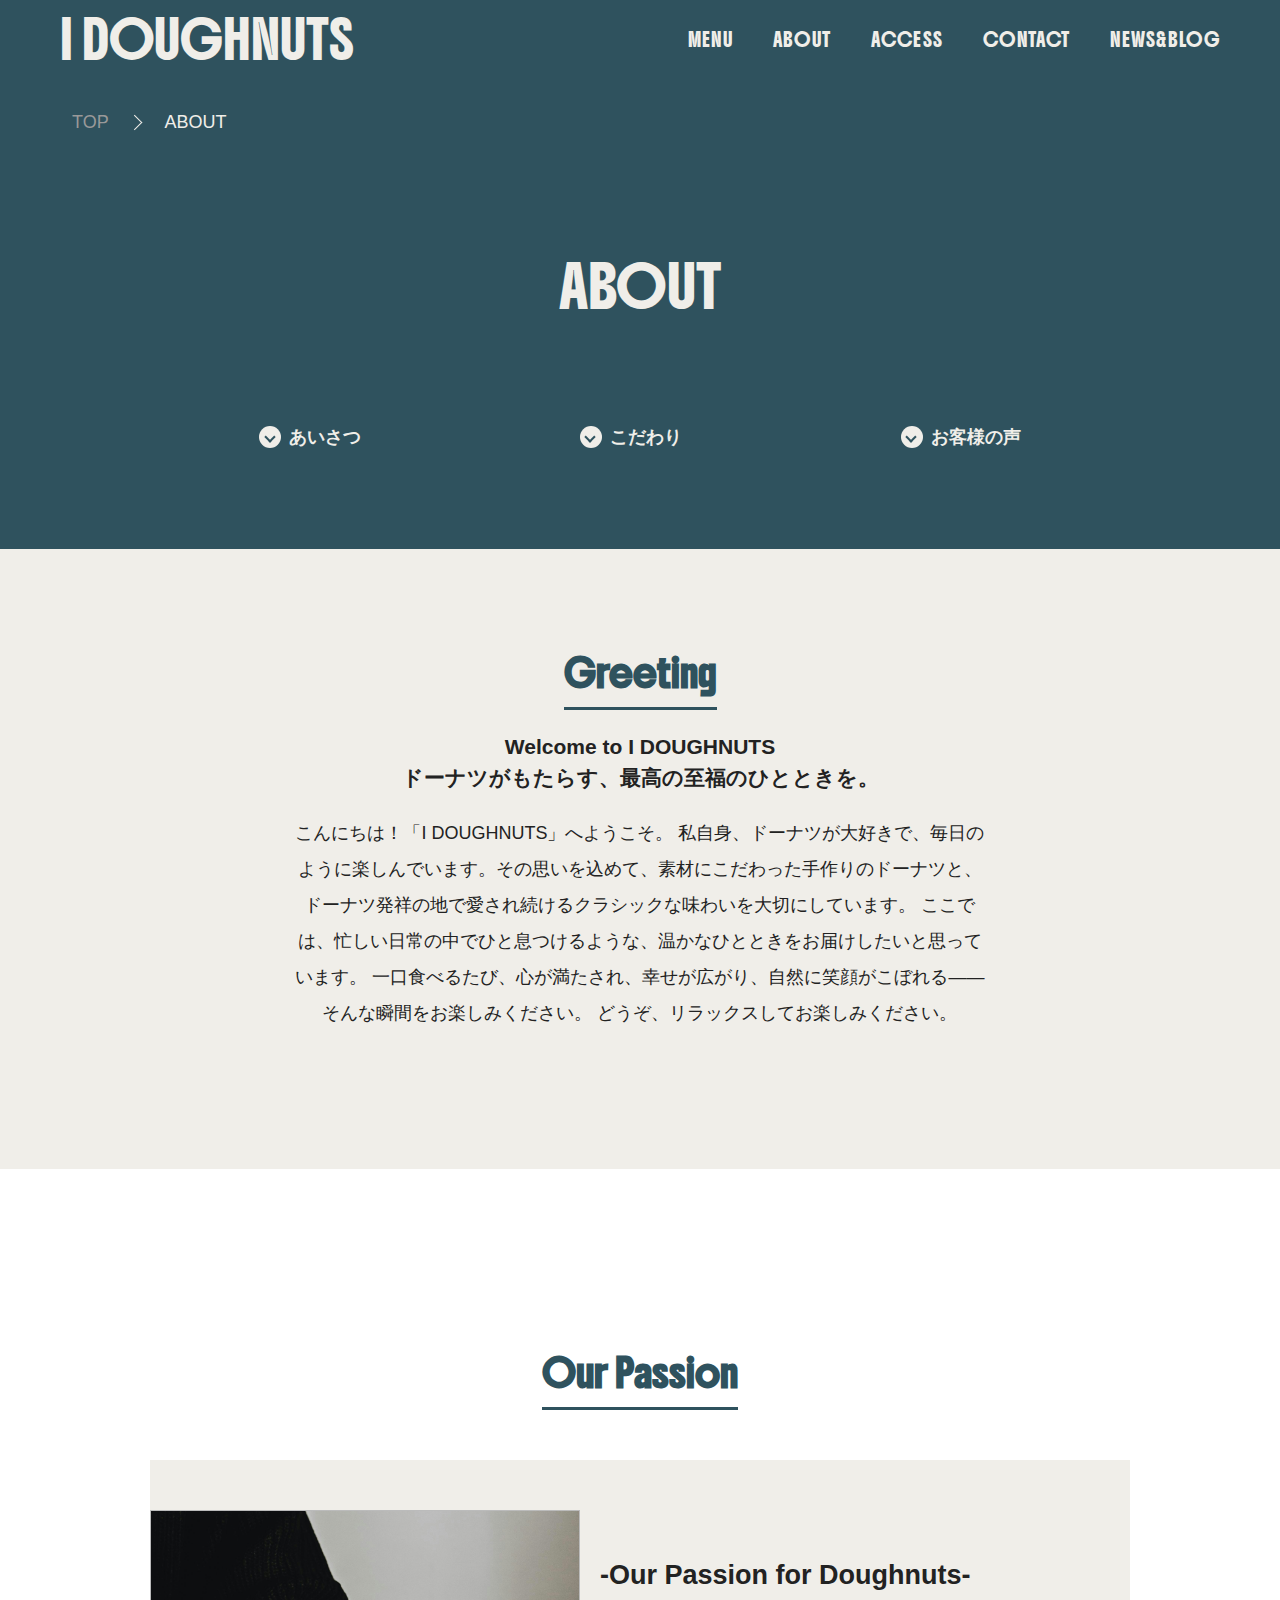
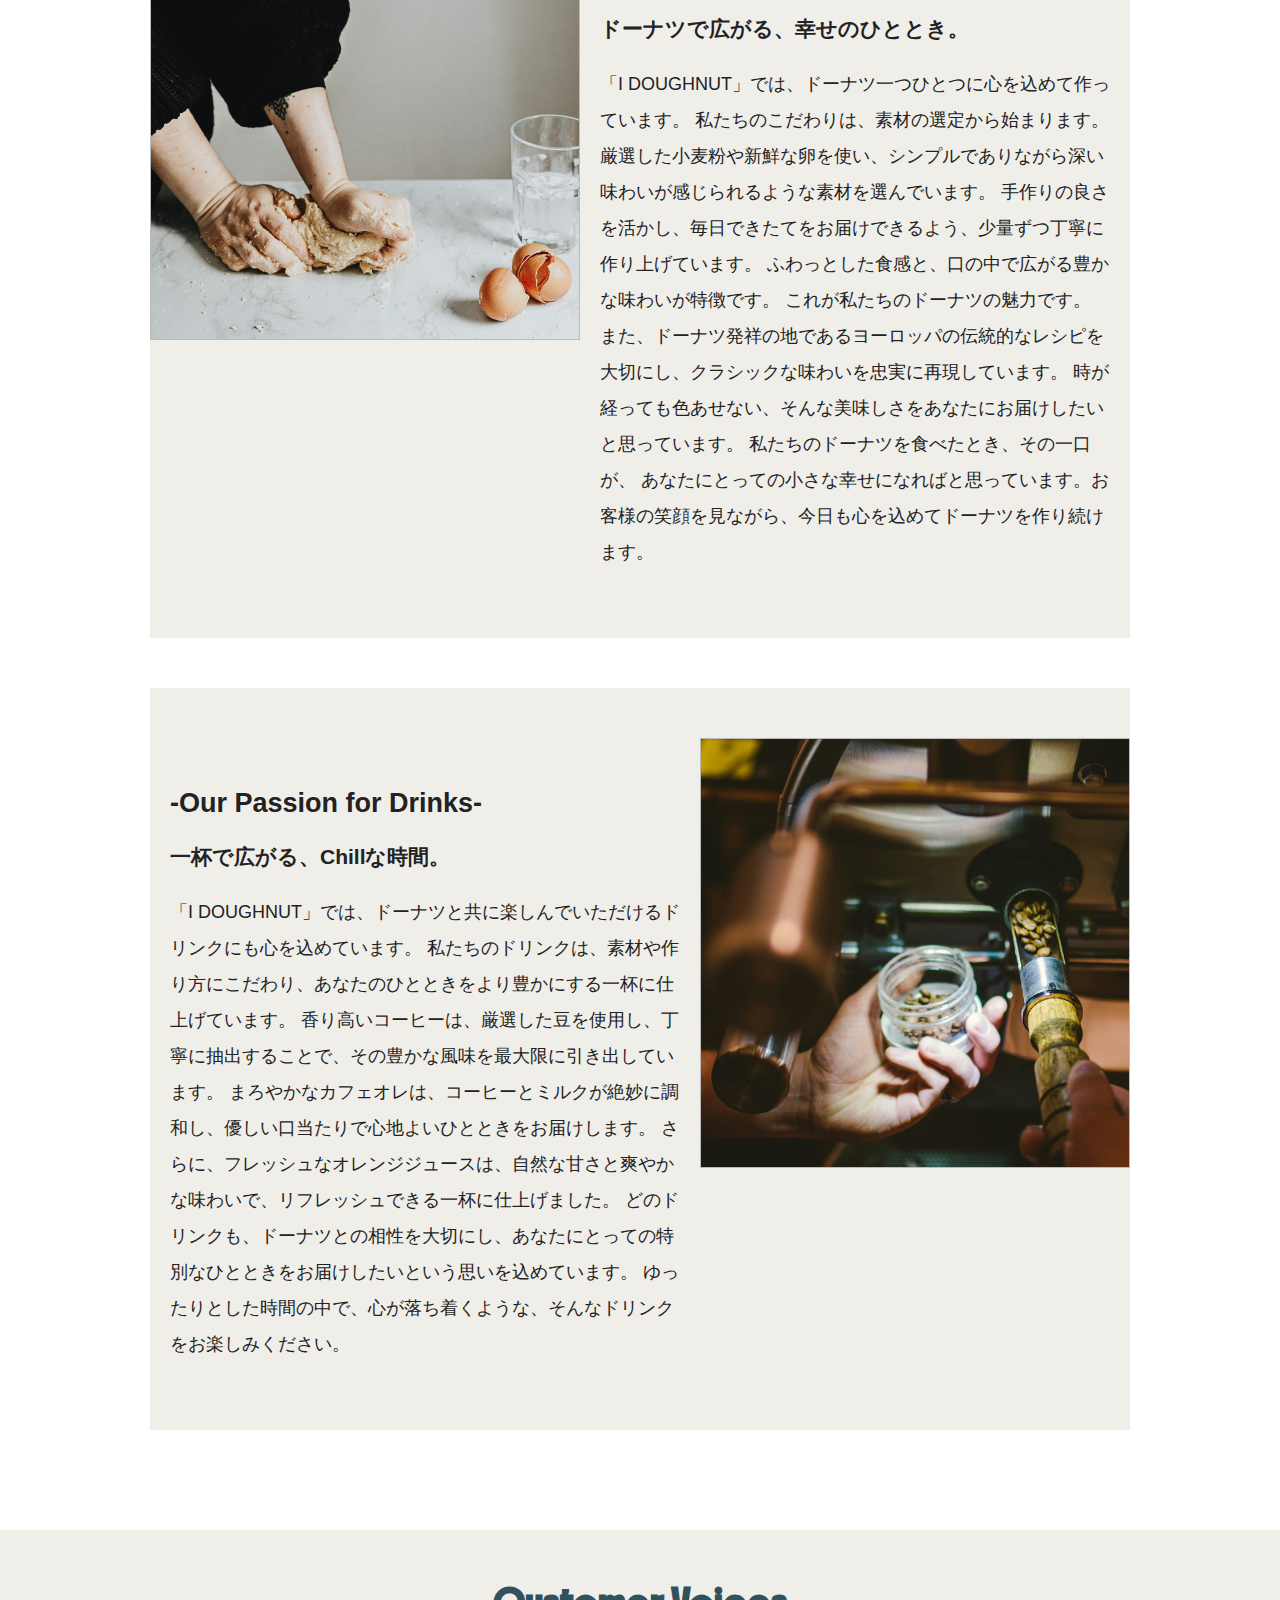
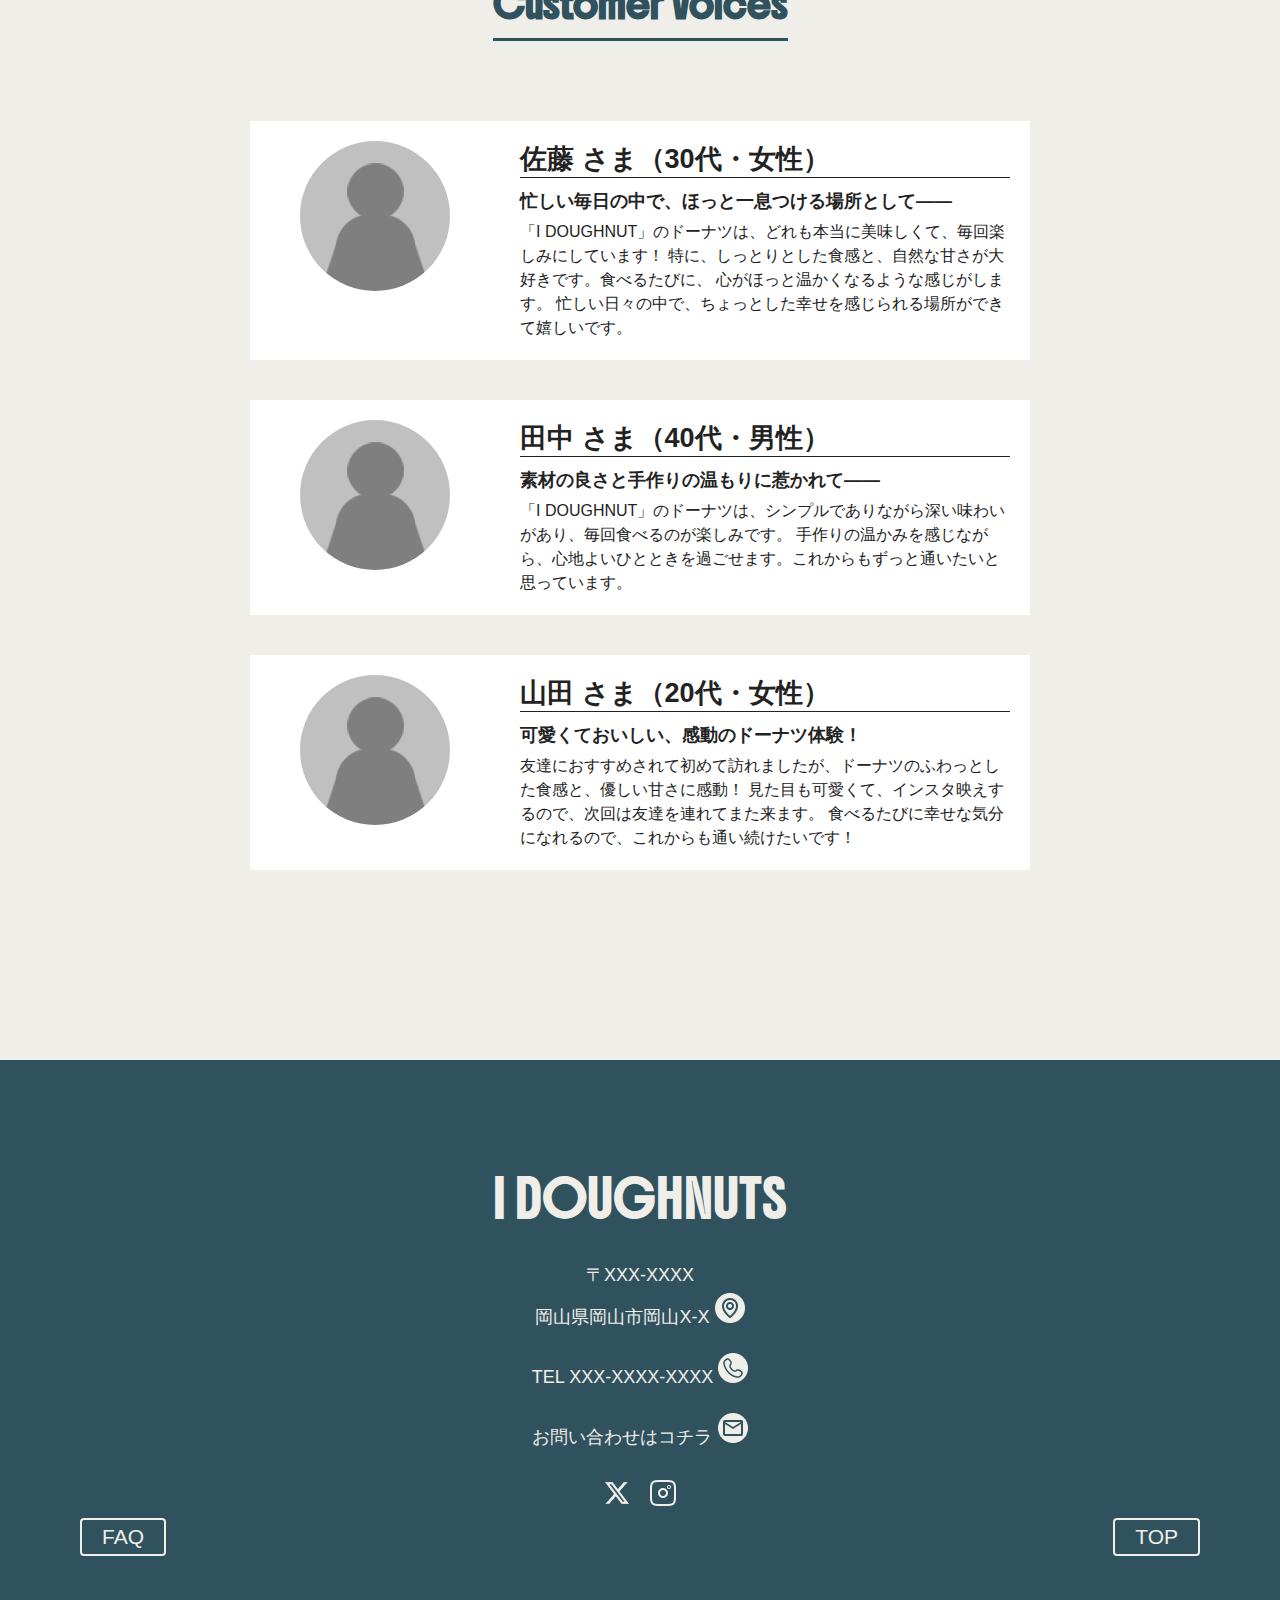
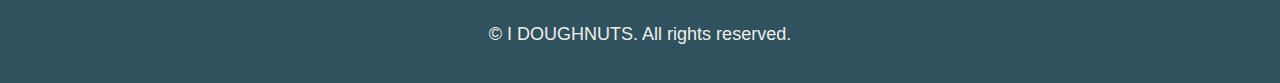
<file: I DOUGHNUTS/about.html>
<!DOCTYPE html>
<html lang="jp">
<head>
  <title>I DOUGHNUTS</title>
  <meta charset="UTF-8">
  <meta name="description" content="I DOUGHNUTSは、ドーナツで広がる幸せなひとときをお届けするカフェです。">
  <meta name="viewport" content="width=device-width, initial-scale=1.0">
  <link rel="stylesheet" href="css/style.css">
  <link rel="preconnect" href="https://fonts.googleapis.com">
  <link rel="preconnect" href="https://fonts.gstatic.com" crossorigin>
  <link href="https://fonts.googleapis.com/css2?family=Boldonse&display=swap" rel="stylesheet">
</head>
  <body id="top">

    <!-- header -->
    <header>
      <div class="header-inner">

        <h1 class="shop-name">
          <a href="index.html">I DOUGHNUTS</a>
        </h1>

        <!-- navigation -->
         <nav>
          <ul class="navi">
            <li><a href="menu.html" class="navi-menu">MENU</a></li>
            <li><a href="about.html" class="navi-about">ABOUT</a></li>
            <li><a href="access.html" class="navi-access">ACCESS</a></li>
            <li><a href="contact.html" class="navi-contact">CONTACT</a></li>
            <li><a href="nwes&blog.html" class="navi-news&blog">NEWS&BLOG</a></li>
          </ul>
         </nav>
      </div>
    </header>

    <!-- main -->
     <main>blog
      <article>

        <!-- main visual -->
         <section id="subpage">
          <div class="subpage-main-c_var">
            <ul class="p-dreadcrumbs-2nd">
              <li>
                <a href="index.html">
                  <span>TOP</span>
                </a>
              </li>
              <li>
                <span>ABOUT</span>
              </li>
            </ul>
            <h1 class="page-title-2nd">ABOUT</h1>
            <div class="skip-btn">
              <a href="#greeting" class="arrow-btn-2nd">あいさつ</a>
              <a href="#our-passion" class="arrow-btn-2nd">こだわり</a>
              <a href="#customer-voices" class="arrow-btn-2nd">お客様の声</a>
            </div>
          </div>
         </section>

         <!-- あいさつ -->
        <section id="greeting">
          <h2 class="title">Greeting</h2>
          <div class="greeting-inner">
            <p class="lead">
              Welcome to I DOUGHNUTS<br>ドーナツがもたらす、最高の至福のひとときを。
            </p>
            <p class="description">
              こんにちは！「I DOUGHNUTS」へようこそ。
               私自身、ドーナツが大好きで、毎日のように楽しんでいます。その思いを込めて、素材にこだわった手作りのドーナツと、
               ドーナツ発祥の地で愛され続けるクラシックな味わいを大切にしています。
               ここでは、忙しい日常の中でひと息つけるような、温かなひとときをお届けしたいと思っています。
               一口食べるたび、心が満たされ、幸せが広がり、自然に笑顔がこぼれる——そんな瞬間をお楽しみください。
               どうぞ、リラックスしてお楽しみください。
            </p>
          </div>
        </section>

        <!-- こだわり -->
        <section id="our-passion">
          <h2 class="title">Our Passion</h2>
          <!-- donut -->
          <div class="passion-box">
            <div class="passion-img">
              <img src="images/passion_donut.png" alt="donut調理img" style="width: 100%;">
            </div>
            <div class="passion-inner">
              <h2 class="passion-title">-Our Passion for Doughnuts-</h2>
              <p class="lead">
                ドーナツで広がる、幸せのひととき。
              </p>
              <p class="description">
                「I DOUGHNUT」では、ドーナツ一つひとつに心を込めて作っています。 私たちのこだわりは、素材の選定から始まります。
                厳選した小麦粉や新鮮な卵を使い、シンプルでありながら深い味わいが感じられるような素材を選んでいます。
                 手作りの良さを活かし、毎日できたてをお届けできるよう、少量ずつ丁寧に作り上げています。
                 ふわっとした食感と、口の中で広がる豊かな味わいが特徴です。 これが私たちのドーナツの魅力です。
                また、ドーナツ発祥の地であるヨーロッパの伝統的なレシピを大切にし、クラシックな味わいを忠実に再現しています。
                時が経っても色あせない、そんな美味しさをあなたにお届けしたいと思っています。 私たちのドーナツを食べたとき、その一口が、
                あなたにとっての小さな幸せになればと思っています。お客様の笑顔を見ながら、今日も心を込めてドーナツを作り続けます。
              </p>
            </div>
          </div>
          <!-- drink -->
          <div class="passion-box">
            <div class="passion-inner">
              <h2 class="passion-title">-Our Passion for Drinks-</h2>
              <p class="lead">
                一杯で広がる、Chillな時間。
              </p>
              <p class="description">
                「I DOUGHNUT」では、ドーナツと共に楽しんでいただけるドリンクにも心を込めています。
                私たちのドリンクは、素材や作り方にこだわり、あなたのひとときをより豊かにする一杯に仕上げています。
                香り高いコーヒーは、厳選した豆を使用し、丁寧に抽出することで、その豊かな風味を最大限に引き出しています。
                まろやかなカフェオレは、コーヒーとミルクが絶妙に調和し、優しい口当たりで心地よいひとときをお届けします。
                さらに、フレッシュなオレンジジュースは、自然な甘さと爽やかな味わいで、リフレッシュできる一杯に仕上げました。
                どのドリンクも、ドーナツとの相性を大切にし、あなたにとっての特別なひとときをお届けしたいという思いを込めています。
                ゆったりとした時間の中で、心が落ち着くような、そんなドリンクをお楽しみください。
              </p>
            </div>
            <div class="passion-img">
              <img src="images/passion_drink.png" alt="coffee調理img" style="width: 100%;">
            </div>
          </div>
        </section>

        <!-- お客様の声 -->
         <section id="customer-voices">
          <h2 class="title">Customer Voices</h2>
          <div class="customer-box">
            <div class="customer-img">
              <img src="images/customer.png" alt="人物シルエット">
            </div>
            <div class="customer-inner">
              <h2 class="customer-title">佐藤 さま（30代・女性）</h2>
              <p class="lead">忙しい毎日の中で、ほっと一息つける場所として——</p>
              <p class="description">
                「I DOUGHNUT」のドーナツは、どれも本当に美味しくて、毎回楽しみにしています！
                特に、しっとりとした食感と、自然な甘さが大好きです。食べるたびに、
                心がほっと温かくなるような感じがします。
                忙しい日々の中で、ちょっとした幸せを感じられる場所ができて嬉しいです。
              </p>
            </div>
          </div>
          <div class="customer-box">
            <div class="customer-img">
              <img src="images/customer.png" alt="人物シルエット">
            </div>
            <div class="customer-inner">
              <h2 class="customer-title">田中 さま（40代・男性）</h2>
              <p class="lead">素材の良さと手作りの温もりに惹かれて——</p>
              <p class="description">
                「I DOUGHNUT」のドーナツは、シンプルでありながら深い味わいがあり、毎回食べるのが楽しみです。
                手作りの温かみを感じながら、心地よいひとときを過ごせます。これからもずっと通いたいと思っています。
              </p>
            </div>
          </div>
          <div class="customer-box">
            <div class="customer-img">
              <img src="images/customer.png" alt="人物シルエット">
            </div>
            <div class="customer-inner">
              <h2 class="customer-title">山田 さま（20代・女性）</h2>
              <p class="lead">可愛くておいしい、感動のドーナツ体験！</p>
              <p class="description">
                友達におすすめされて初めて訪れましたが、ドーナツのふわっとした食感と、優しい甘さに感動！
                見た目も可愛くて、インスタ映えするので、次回は友達を連れてまた来ます。
                食べるたびに幸せな気分になれるので、これからも通い続けたいです！
              </p>
            </div>
          </div>
         </section>
        </article>
      </main>
 
     <footer>
       <div class="footer-body">
         <div class="footer-shop-name">
           <h1 class="shop-name">
             <a href="index.html">I DOUGHNUTS</a>
           </h1>
         </div>
         <div class="fotter-inner">
           <div class="fotter-addr">
             <p class="description">
               <a href="#">
                 <span>〒XXX-XXXX<br>岡山県岡山市岡山X-X</span>
                 <span><img src="images/map.png" alt="mapのicon"></span>
               </a>
             </p>
           </div>
           <div class="footer-tel">
             <p class="description">
               <a href="">
                 <span>TEL XXX-XXXX-XXXX</span>
                 <span><img src="images/tel.png" alt="phoneのicon"></span>
               </a>
             </p>
           </div>
           <div class="footer-mail">
             <p class="description">
               <a href="">
                 <span>お問い合わせはコチラ</span>
                 <span><img src="images/mail.png" alt="mailのicon"></span>
               </a>
             </p>
           </div>
           <div class="sns-btn">
             <a href="https://x.com/"><img src="images/x.png" alt="Xのリンク"></a>
             <a href="https://www.instagram.com/"><img src="images/insta.png" alt="instaのリンク"></a>
           </div>
         </div>
       </div>
 
       <div class="faq-btn-box">
        <a href="contact.html" class="faq-btn"><span>FAQ</span></a>
        <a href="#top" class="top-btn"><span>TOP</span></a>
      </div>
       
       <p class="copy">&copy; I DOUGHNUTS. All rights reserved.</p>
 
     </footer>
 
   </body>
 </html>
</file>
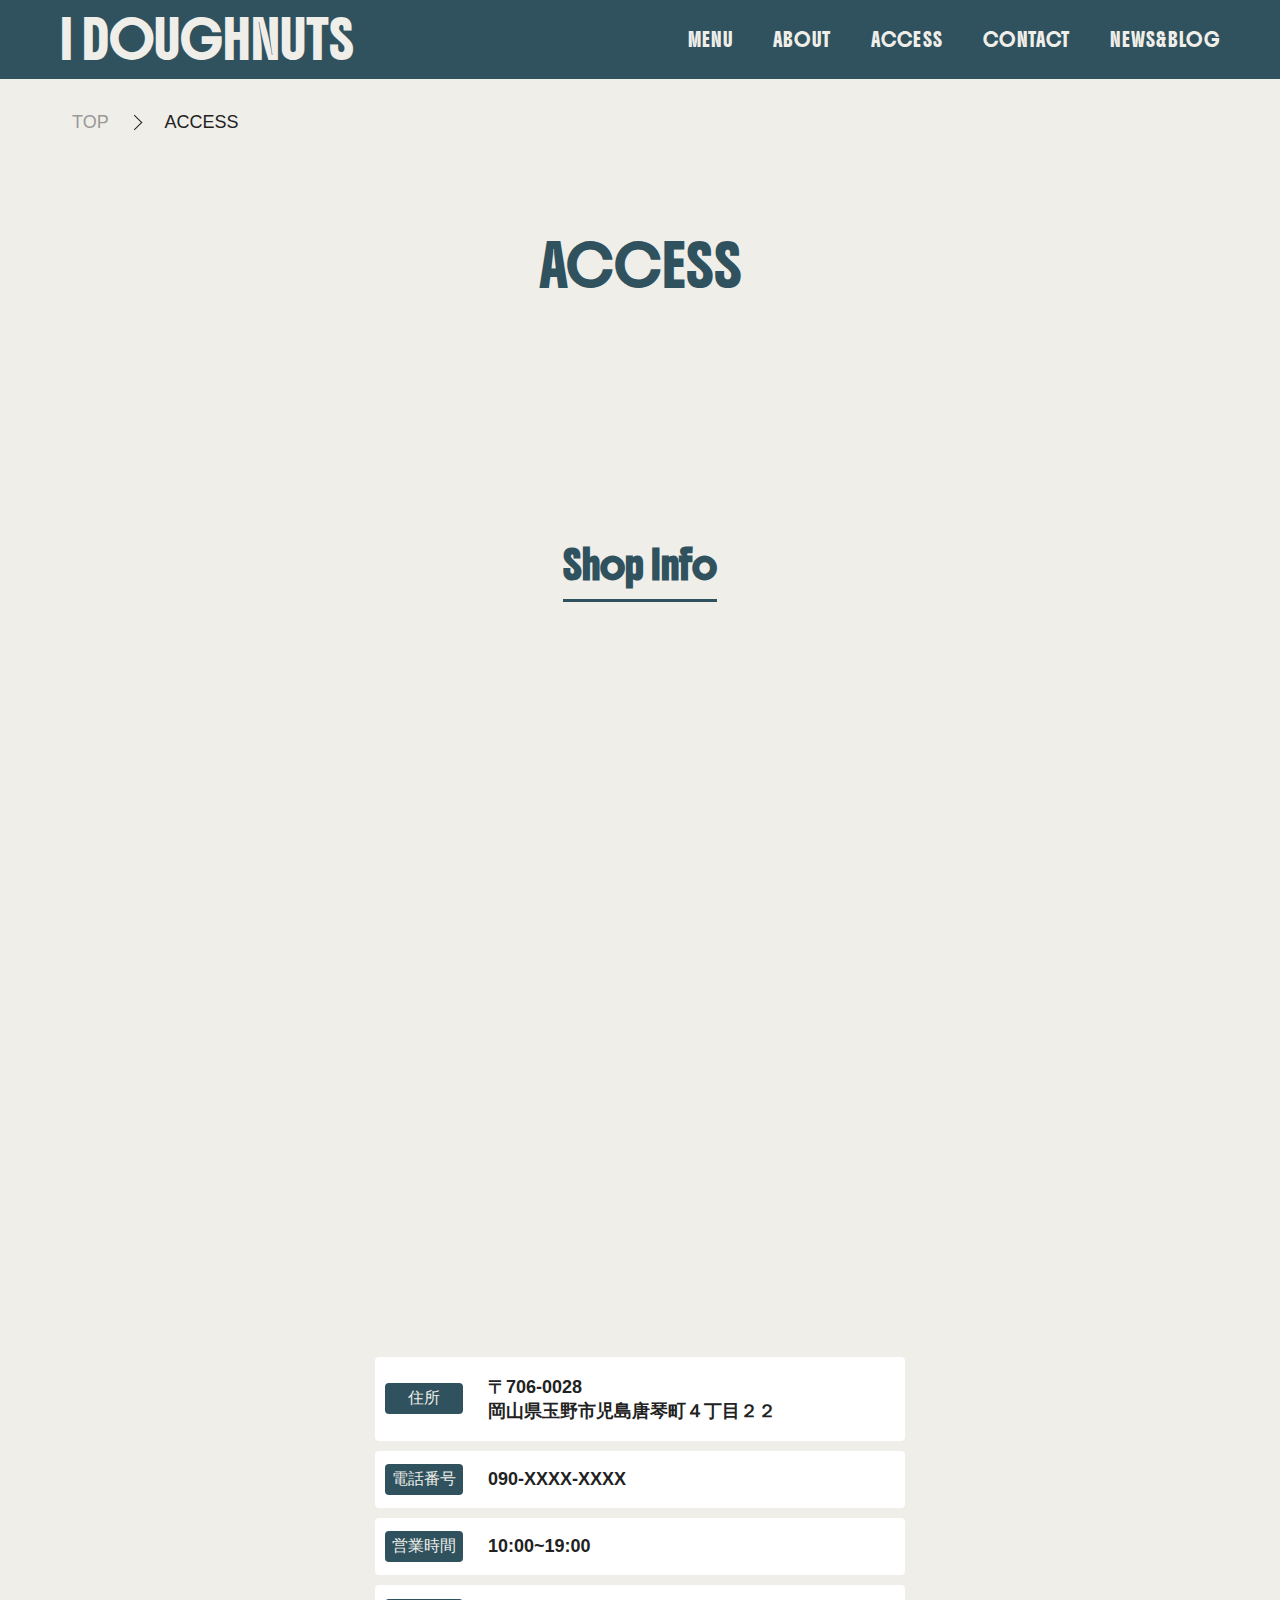
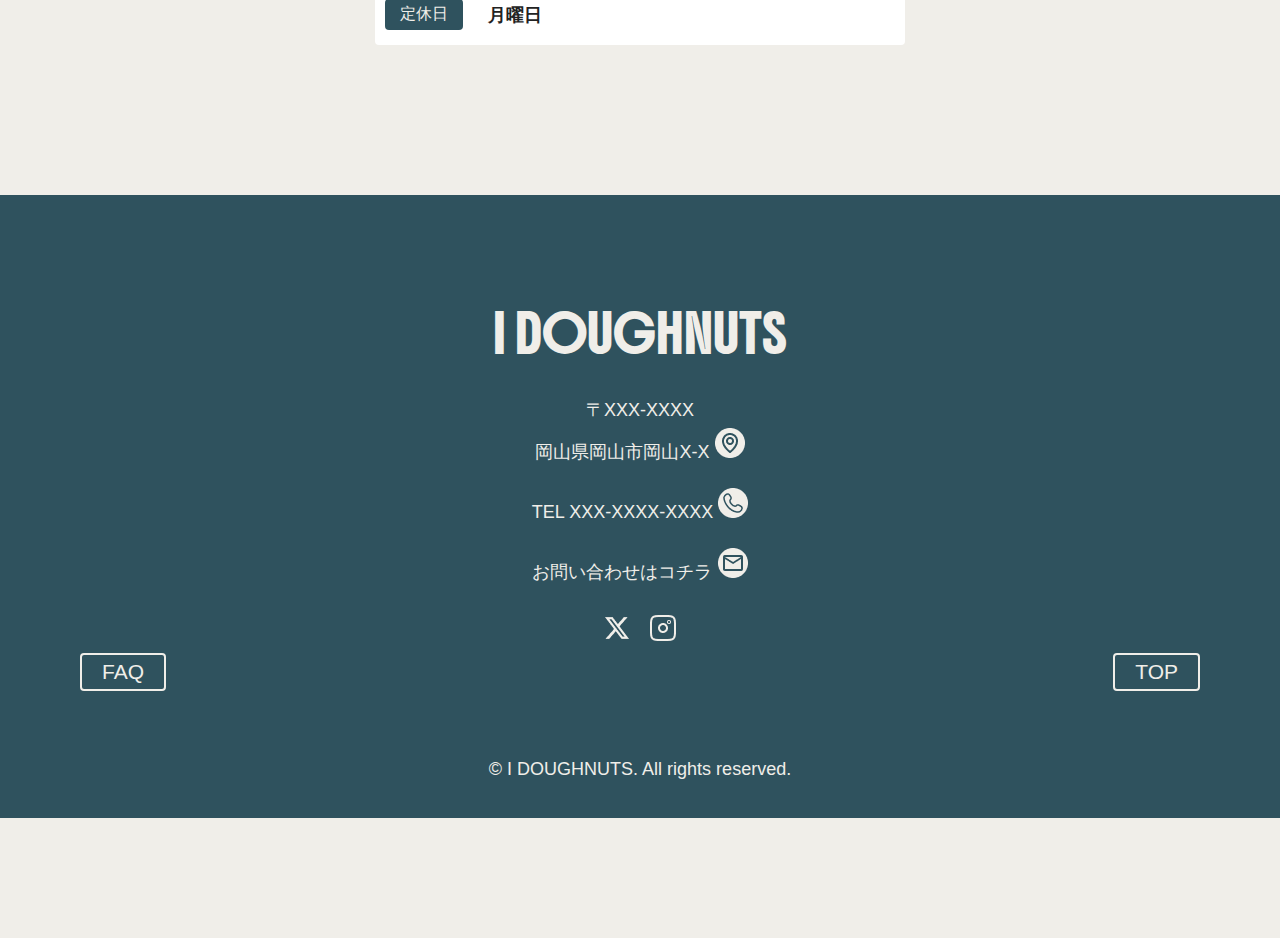
<file: I DOUGHNUTS/access.html>
<!DOCTYPE html>
<html lang="jp">
<head>
  <title>I DOUGHNUTS</title>
  <meta charset="UTF-8">
  <meta name="description" content="I DOUGHNUTSは、ドーナツで広がる幸せなひとときをお届けするカフェです。">
  <meta name="viewport" content="width=device-width, initial-scale=1.0">
  <link rel="stylesheet" href="css/style.css">
  <link rel="preconnect" href="https://fonts.googleapis.com">
  <link rel="preconnect" href="https://fonts.gstatic.com" crossorigin>
  <link href="https://fonts.googleapis.com/css2?family=Boldonse&display=swap" rel="stylesheet">
</head>
  <body id="top">

    <!-- header -->
    <header>
      <div class="header-inner">

        <h1 class="shop-name">
          <a href="index.html">I DOUGHNUTS</a>
        </h1>

        <!-- navigation -->
         <nav>
          <ul class="navi">
            <li><a href="menu.html" class="navi-menu">MENU</a></li>
            <li><a href="about.html" class="navi-about">ABOUT</a></li>
            <li><a href="access.html" class="navi-access">ACCESS</a></li>
            <li><a href="contact.html" class="navi-contact">CONTACT</a></li>
            <li><a href="nwes&blog.html" class="navi-news&blog">NEWS&BLOG</a></li>
          </ul>
         </nav>
      </div>
    </header>

    <!-- main -->
     <main>
      <article>

        <!-- main visual -->
         <section id="subpage">
          <div class="subpage-main">
            <ul class="p-dreadcrumbs">
              <li>
                <a href="index.html">
                  <span>TOP</span>
                </a>
              </li>
              <li>
                <span>ACCESS</span>
              </li>
            </ul>
            <h1 class="page-title-main">ACCESS</h1>
          </div>
         </section>

         <!-- shop info -->
         <section id="shop-info">
            <h2 class="title">Shop Info</h2>
            <div class="shop-map">
            <iframe src="https://www.google.com/maps/embed?pb=!1m18!1m12!1m3!1d691.576170505068!2d133.88113294193658!3d34.45952876567362!2m3!1f0!2f0!3f0!3m2!1i1024!2i768!4f13.1!3m3!1m2!1s0x3553e50027408011%3A0x46fbbf7ffc0751f7!2z57W25pmv44OG44Op44K5!5e0!3m2!1sja!2sjp!4v1744248076987!5m2!1sja!2sjp"
             width="1200" height="500" style="border:0;" allowfullscreen="" loading="lazy" referrerpolicy="no-referrer-when-downgrade"></iframe>
            </div>
            <div class="info-details-box">
                <ul class="info-details">
                    <li>
                        <p class="info-title">住所</p>
                        <p class="info-detail">
                            〒706-0028
                            <br>岡山県玉野市児島唐琴町４丁目２２
                        </p>
                    </li>
                    <li>
                        <p class="info-title">電話番号</p>
                        <p class="info-detail">
                            090-XXXX-XXXX
                        </p>
                    </li>
                    <li>
                        <p class="info-title">営業時間</p>
                        <p class="info-detail">
                            10:00~19:00
                        </p>
                    </li>
                    <li>
                        <p class="info-title">定休日</p>
                        <p class="info-detail">
                            月曜日
                        </p>
                    </li>
                </ul>
            </div>
         </section>

        </article>
    </main>

    <!-- footer -->
   <footer>
     <div class="footer-body">
       <div class="footer-shop-name">
         <h1 class="shop-name">
           <a href="index.html">I DOUGHNUTS</a>
         </h1>
       </div>
       <div class="fotter-inner">
         <div class="fotter-addr">
           <p class="description">
             <a href="#">
               <span>〒XXX-XXXX<br>岡山県岡山市岡山X-X</span>
               <span><img src="images/map.png" alt="mapのicon"></span>
             </a>
           </p>
         </div>
         <div class="footer-tel">
           <p class="description">
             <a href="">
               <span>TEL XXX-XXXX-XXXX</span>
               <span><img src="images/tel.png" alt="phoneのicon"></span>
             </a>
           </p>
         </div>
         <div class="footer-mail">
           <p class="description">
             <a href="">
               <span>お問い合わせはコチラ</span>
               <span><img src="images/mail.png" alt="mailのicon"></span>
             </a>
           </p>
         </div>
         <div class="sns-btn">
           <a href="https://x.com/"><img src="images/x.png" alt="Xのリンク"></a>
           <a href="https://www.instagram.com/"><img src="images/insta.png" alt="instaのリンク"></a>
         </div>
       </div>
     </div>

     <div class="faq-btn-box">
      <a href="contact.html" class="faq-btn"><span>FAQ</span></a>
      <a href="#top" class="top-btn"><span>TOP</span></a>
    </div>
     
     <p class="copy">&copy; I DOUGHNUTS. All rights reserved.</p>

   </footer>

 </body>
</html>
</file>
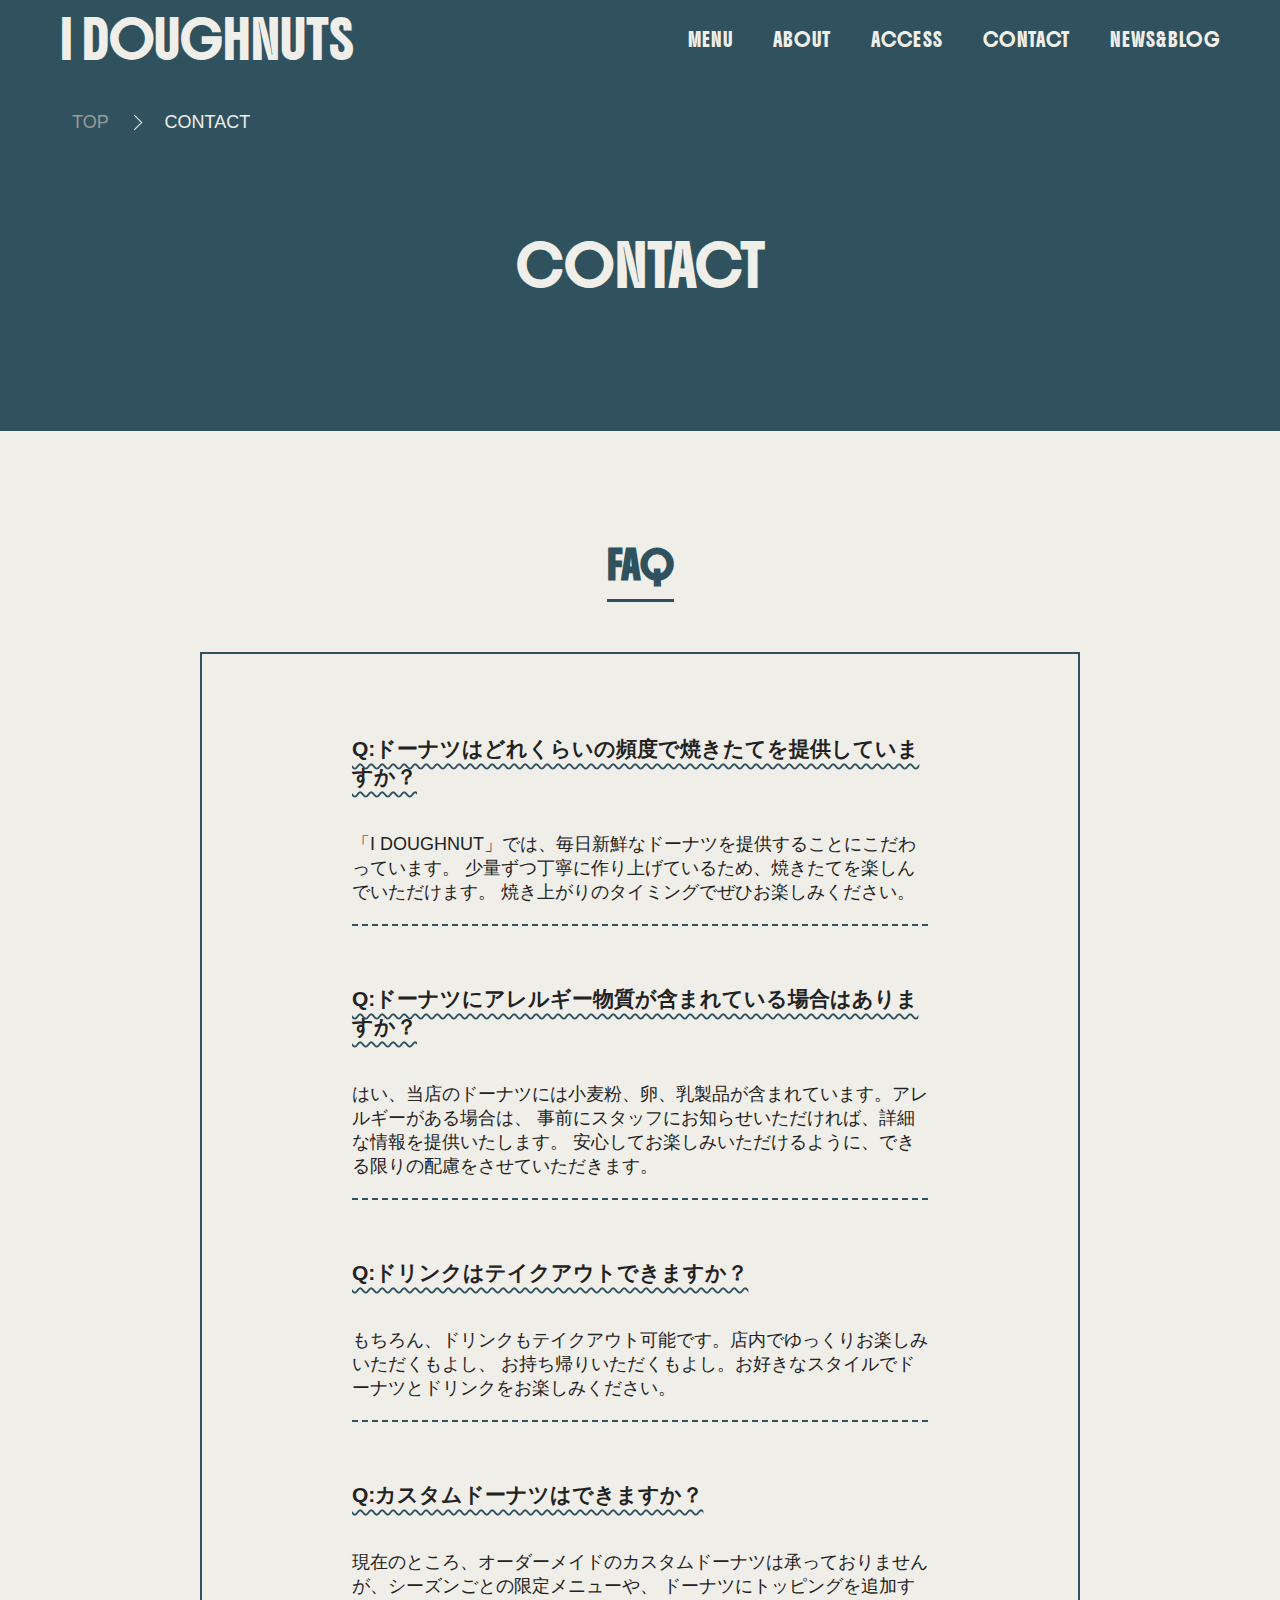
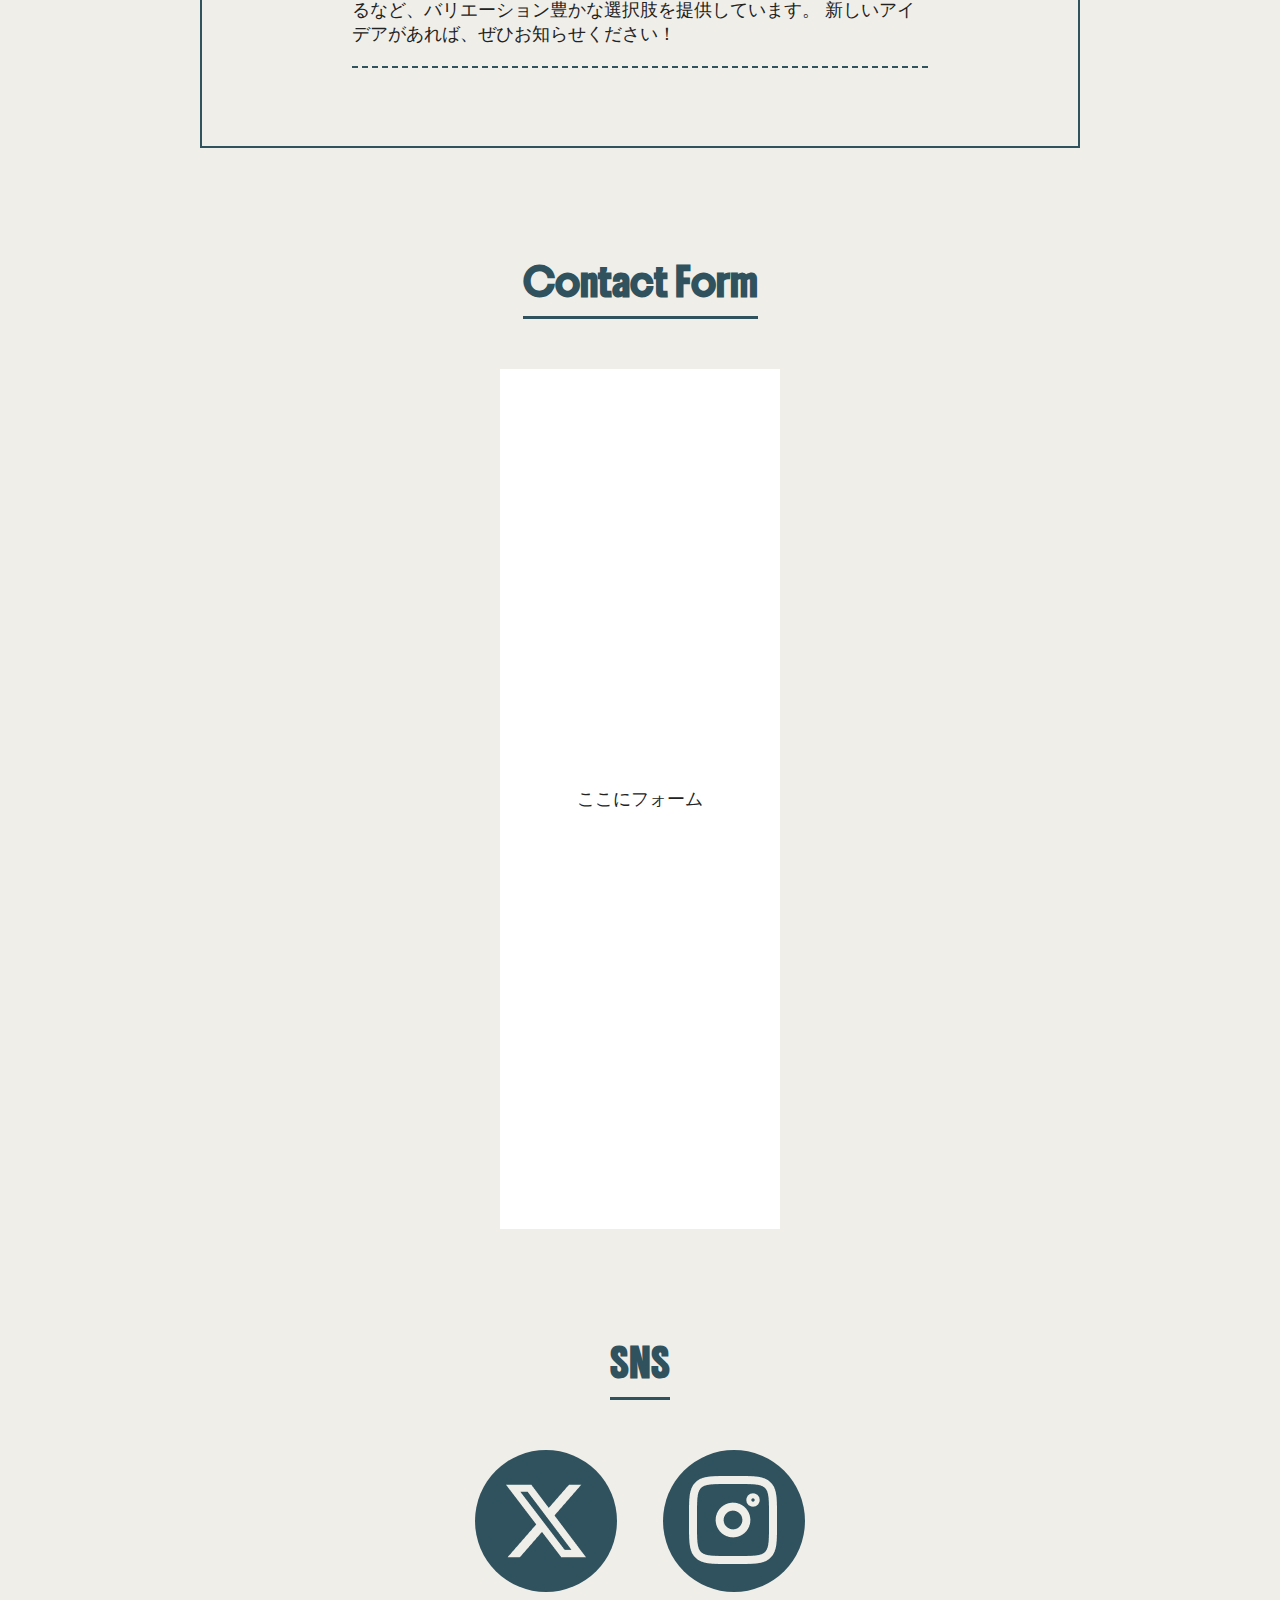
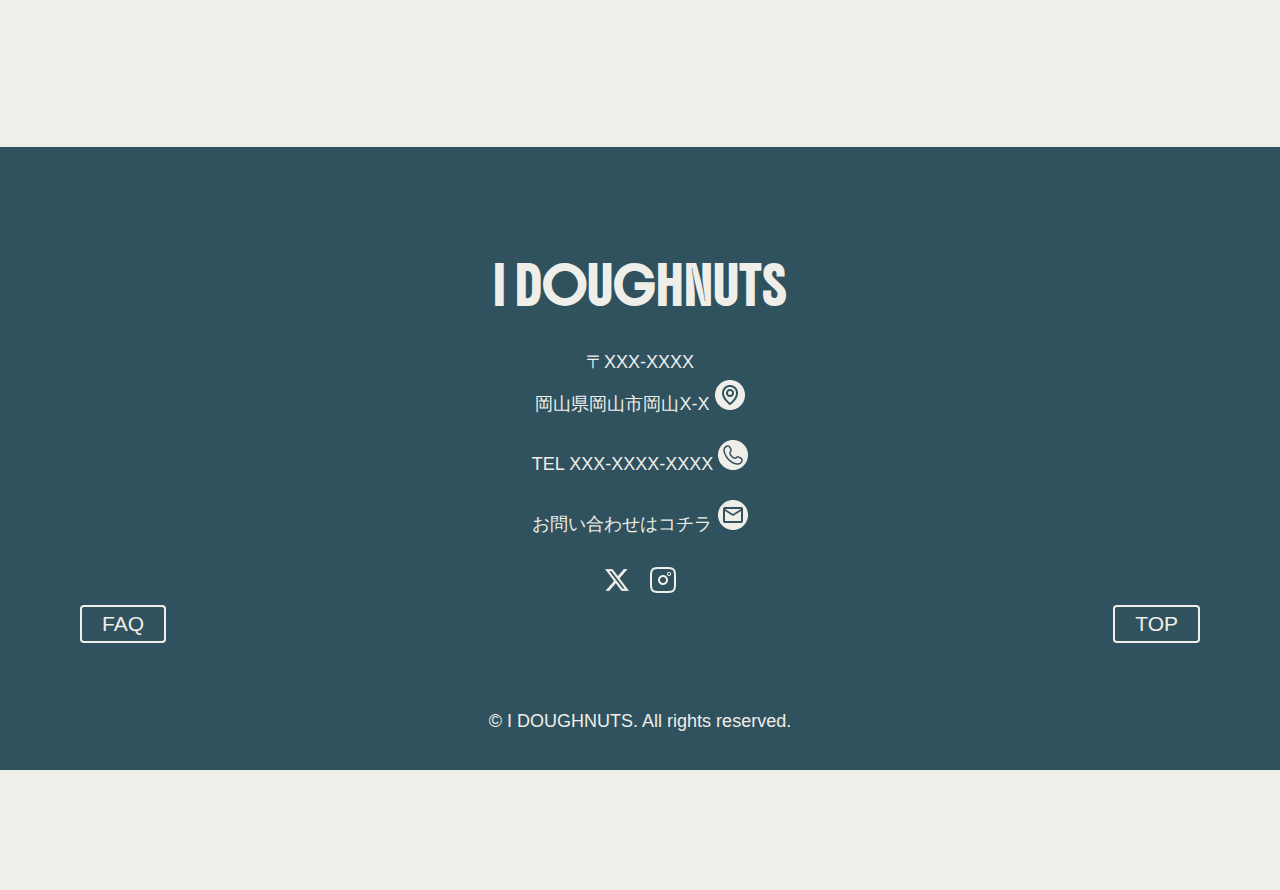
<file: I DOUGHNUTS/contact.html>
<!DOCTYPE html>
<html lang="jp">
<head>
  <title>I DOUGHNUTS</title>
  <meta charset="UTF-8">
  <meta name="description" content="I DOUGHNUTSは、ドーナツで広がる幸せなひとときをお届けするカフェです。">
  <meta name="viewport" content="width=device-width, initial-scale=1.0">
  <link rel="stylesheet" href="css/style.css">
  <link rel="preconnect" href="https://fonts.googleapis.com">
  <link rel="preconnect" href="https://fonts.gstatic.com" crossorigin>
  <link href="https://fonts.googleapis.com/css2?family=Boldonse&display=swap" rel="stylesheet">
</head>
  <body id="top">

    <!-- header -->
    <header>
      <div class="header-inner">

        <h1 class="shop-name">
          <a href="index.html">I DOUGHNUTS</a>
        </h1>

        <!-- navigation --> 
         <nav>
          <ul class="navi">
            <li><a href="menu.html" class="navi-menu">MENU</a></li>
            <li><a href="about.html" class="navi-about">ABOUT</a></li>
            <li><a href="access.html" class="navi-access">ACCESS</a></li>
            <li><a href="contact.html" class="navi-contact">CONTACT</a></li>
            <li><a href="nwes&blog.html" class="navi-news&blog">NEWS&BLOG</a></li>
          </ul>
         </nav>
      </div>
    </header>

    <!-- main -->
     <main>
      <article>

        <!-- main visual -->
         <section id="subpage">
          <div class="subpage-main-c_var">
            <ul class="p-dreadcrumbs-2nd">
              <li>
                <a href="index.html">
                  <span>TOP</span>
                </a>
              </li>
              <li>
                <span>CONTACT</span>
              </li>
            </ul>
            <h1 class="page-title-2nd">CONTACT</h1>
          </div>
         </section>

         <!-- FAQ -->
          <section id="faq">
            <h2 class="title">FAQ</h2>
            <div class="faq-box">
                <div class="faq-inner">
                    <h3 class="faq-q">Q:ドーナツはどれくらいの頻度で焼きたてを提供していますか？</h3>
                    <p class="faq-a">
                        「I DOUGHNUT」では、毎日新鮮なドーナツを提供することにこだわっています。
                        少量ずつ丁寧に作り上げているため、焼きたてを楽しんでいただけます。
                        焼き上がりのタイミングでぜひお楽しみください。
                    </p>
                </div>
                <div class="faq-inner">
                    <h3 class="faq-q">Q:ドーナツにアレルギー物質が含まれている場合はありますか？</h3>
                    <p class="faq-a">
                        はい、当店のドーナツには小麦粉、卵、乳製品が含まれています。アレルギーがある場合は、
                        事前にスタッフにお知らせいただければ、詳細な情報を提供いたします。
                        安心してお楽しみいただけるように、できる限りの配慮をさせていただきます。
                    </p>
                </div>
                <div class="faq-inner">
                    <h3 class="faq-q">Q:ドリンクはテイクアウトできますか？</h3>
                    <p class="faq-a">
                        もちろん、ドリンクもテイクアウト可能です。店内でゆっくりお楽しみいただくもよし、
                        お持ち帰りいただくもよし。お好きなスタイルでドーナツとドリンクをお楽しみください。
                    </p>
                </div>
                <div class="faq-inner">
                    <h3 class="faq-q">Q:カスタムドーナツはできますか？</h3>
                    <p class="faq-a">
                        現在のところ、オーダーメイドのカスタムドーナツは承っておりませんが、シーズンごとの限定メニューや、
                        ドーナツにトッピングを追加するなど、バリエーション豊かな選択肢を提供しています。
                        新しいアイデアがあれば、ぜひお知らせください！
                    </p>
                </div>
            </div>
          </section>

          <!-- Contact Form -->
          <section id="contact-form">
            <h2 class="title">Contact Form</h2>
            <div class="form">
              <p>ここにフォーム</p>
            </div>
          </section>

          <!-- SNS -->
           <section id="sns">
            <h2 class="title">SNS</h2>
            <div class="sns-link">
              <a href="https://x.com/">
                <img src="images/x-con.png" alt="Xリンクimg">
              </a>
              <a href="https://www.instagram.com/">
                <img src="images/insta-con.png" alt="インスタリンクimg">
              </a>
            </div>
           </section>

         <!-- footer -->
         <footer>
            <div class="footer-body">
              <div class="footer-shop-name">
                <h1 class="shop-name">
                  <a href="index.html">I DOUGHNUTS</a>
                </h1>
              </div>
              <div class="fotter-inner">
                <div class="fotter-addr">
                  <p class="description">
                    <a href="#">
                      <span>〒XXX-XXXX<br>岡山県岡山市岡山X-X</span>
                      <span><img src="images/map.png" alt="mapのicon"></span>
                    </a>
                  </p>
                </div>
                <div class="footer-tel">
                  <p class="description">
                    <a href="">
                      <span>TEL XXX-XXXX-XXXX</span>
                      <span><img src="images/tel.png" alt="phoneのicon"></span>
                    </a>
                  </p>
                </div>
                <div class="footer-mail">
                  <p class="description">
                    <a href="">
                      <span>お問い合わせはコチラ</span>
                      <span><img src="images/mail.png" alt="mailのicon"></span>
                    </a>
                  </p>
                </div>
                <div class="sns-btn">
                  <a href="https://x.com/"><img src="images/x.png" alt="Xのリンク"></a>
                  <a href="https://www.instagram.com/"><img src="images/insta.png" alt="instaのリンク"></a>
                </div>
              </div>
            </div>
      
            <div class="faq-btn-box">
              <a href="contact.html" class="faq-btn"><span>FAQ</span></a>
              <a href="#top" class="top-btn"><span>TOP</span></a>
            </div>
            
            <p class="copy">&copy; I DOUGHNUTS. All rights reserved.</p>
      
          </footer>
      
        </body>
      </html>
</file>
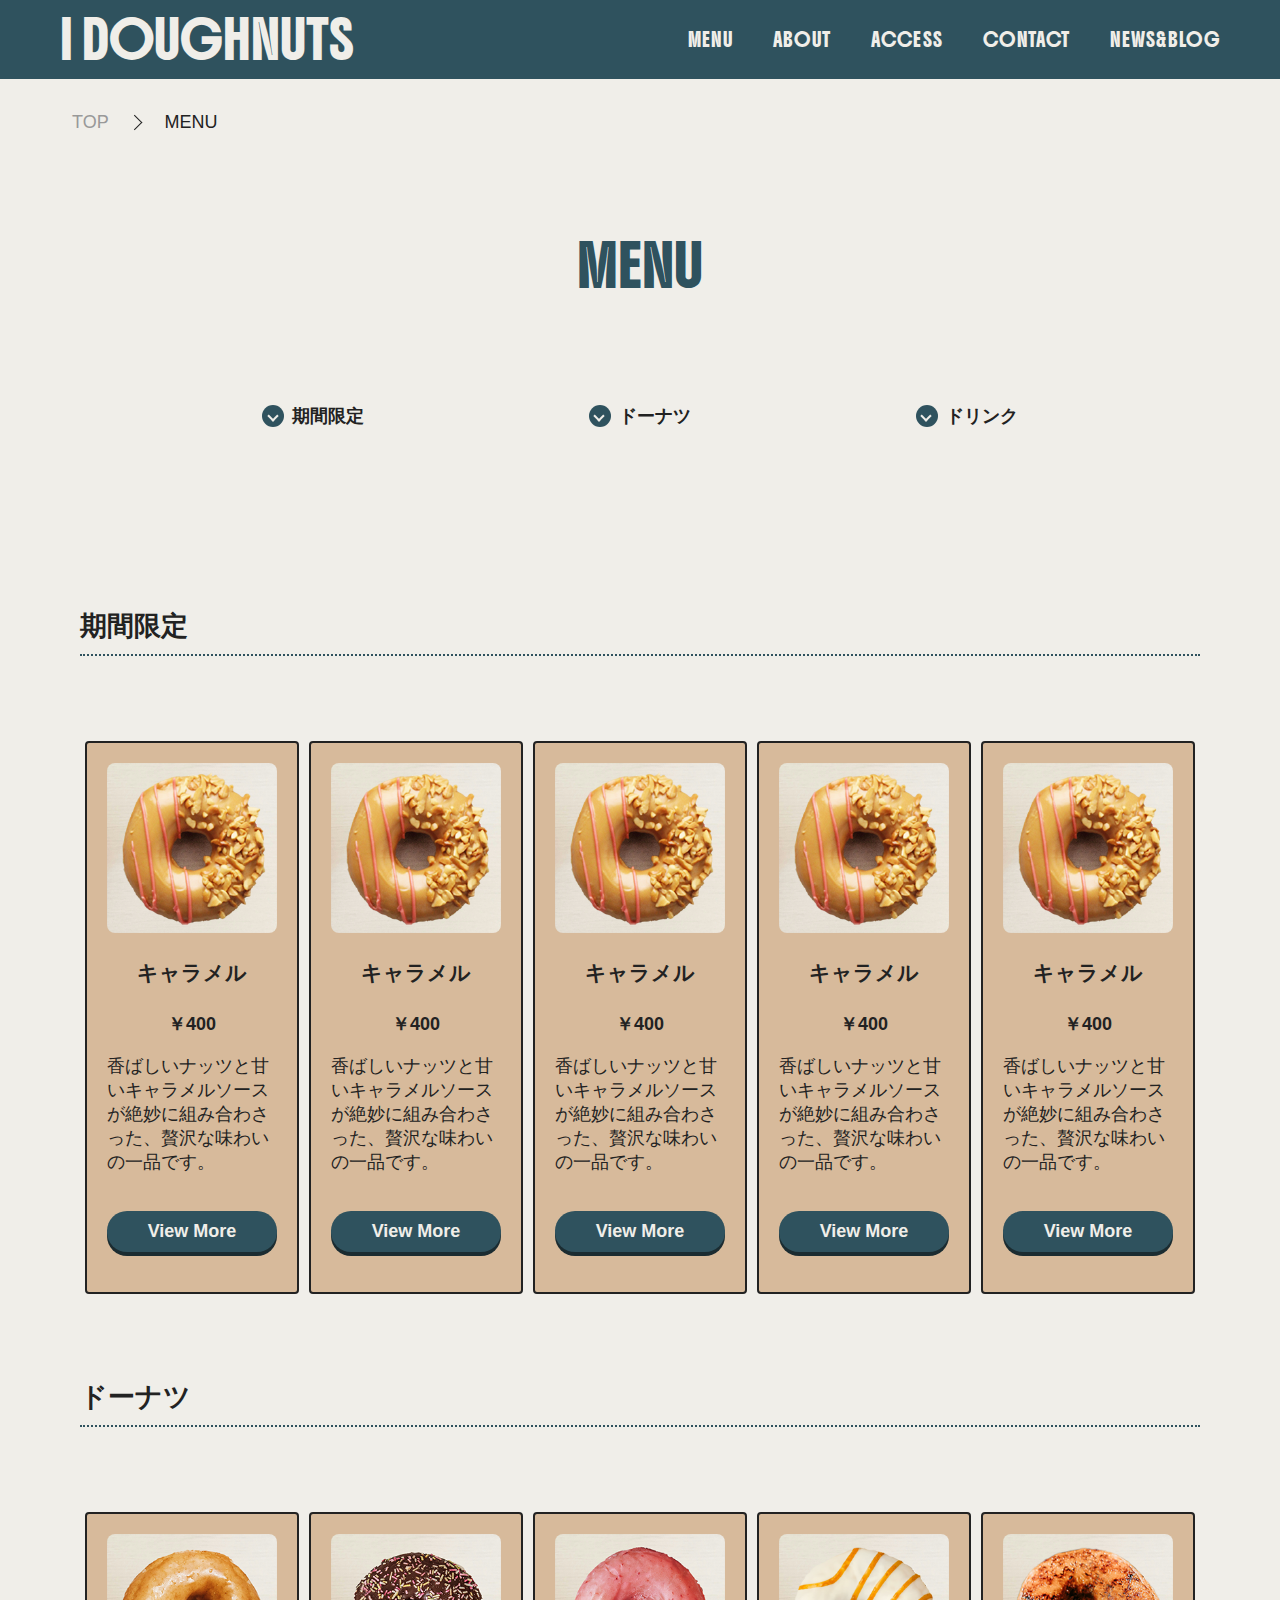
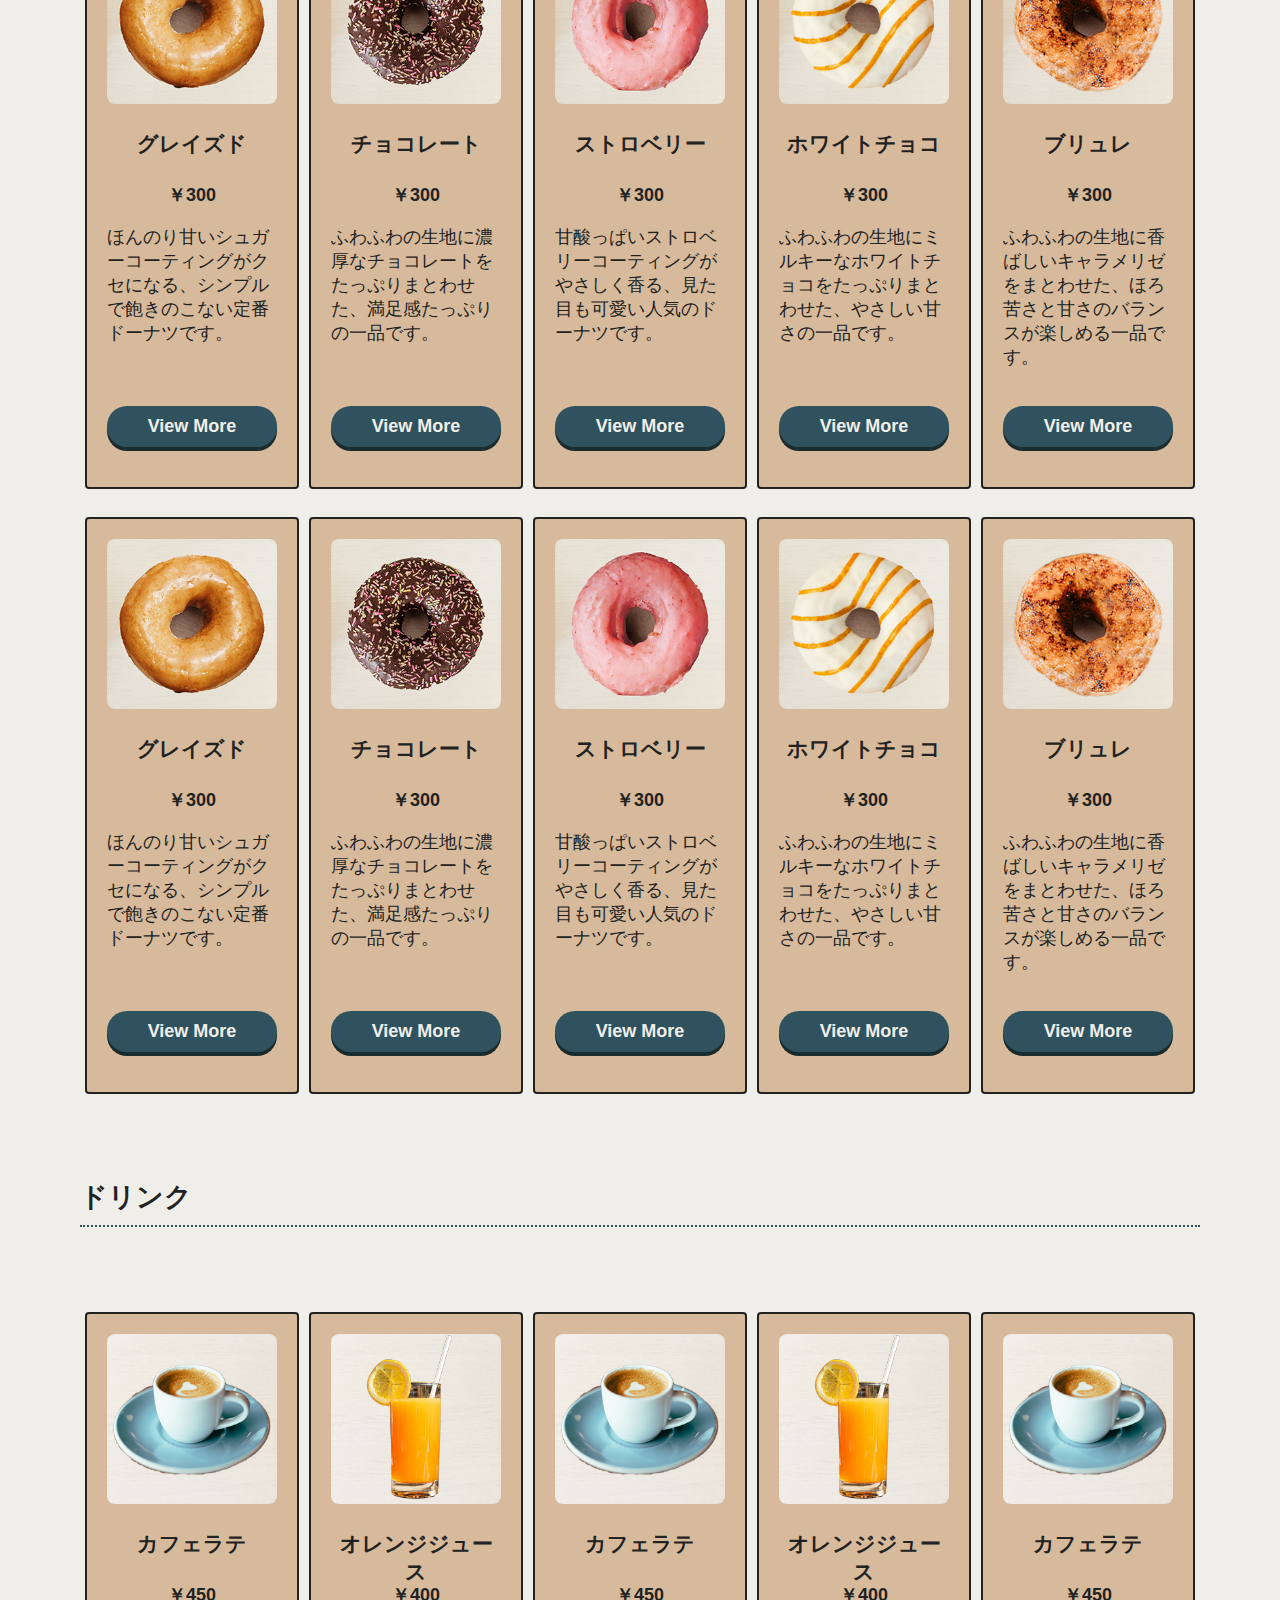
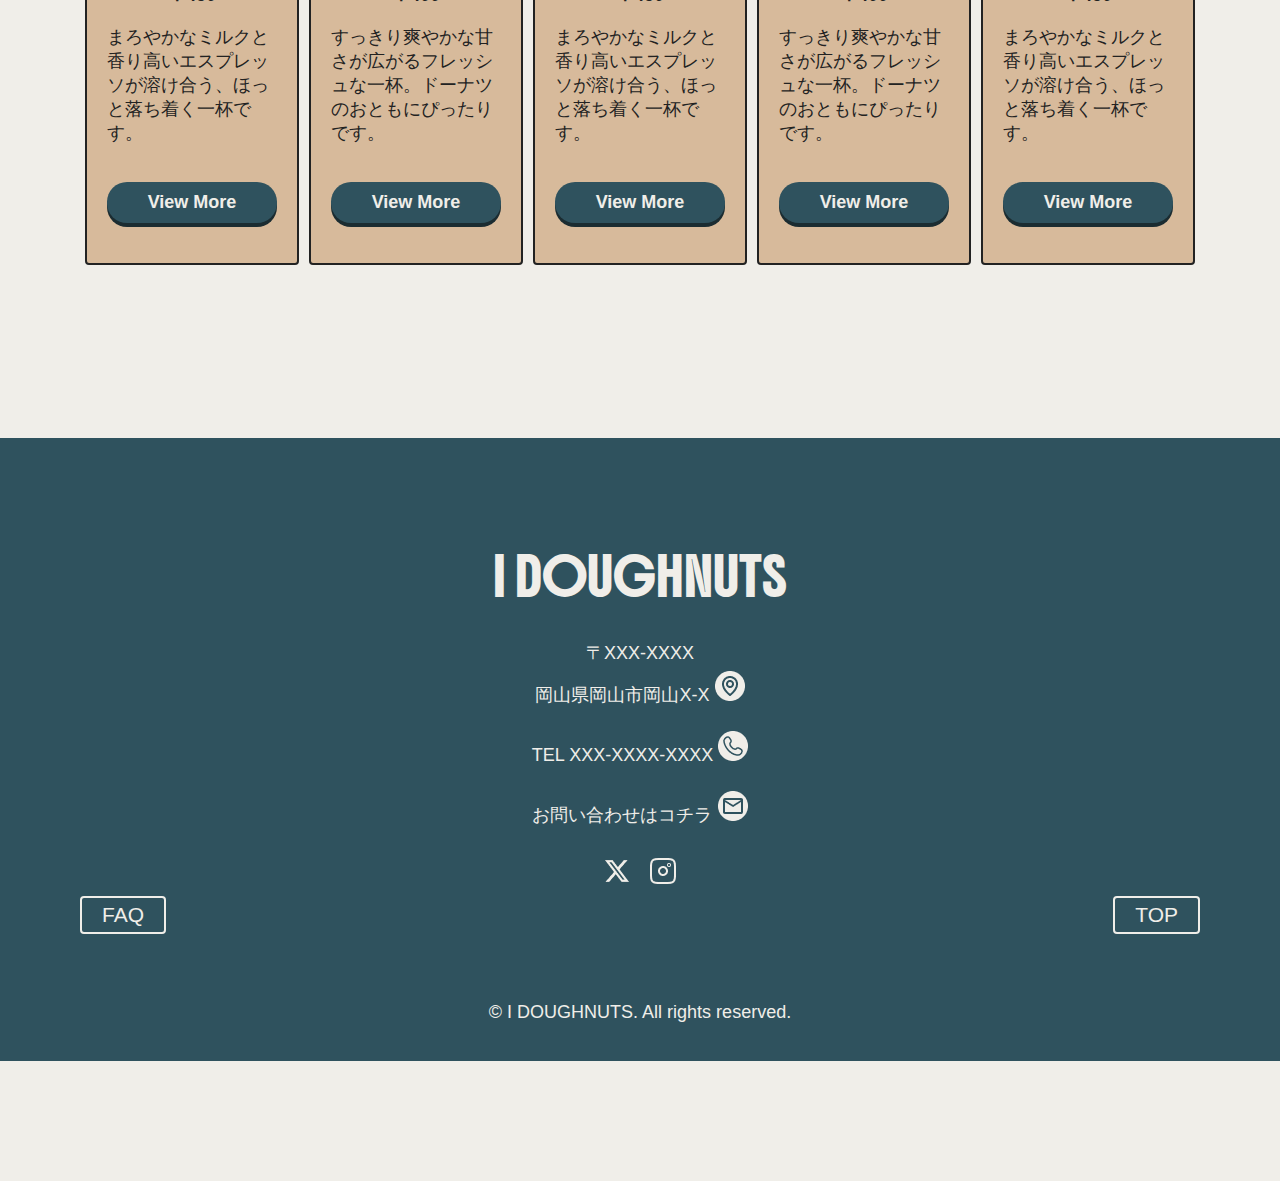
<file: I DOUGHNUTS/menu.html>
<!DOCTYPE html>
<html lang="jp">
<head>
  <title>I DOUGHNUTS</title>
  <meta charset="UTF-8">
  <meta name="description" content="I DOUGHNUTSは、ドーナツで広がる幸せなひとときをお届けするカフェです。">
  <meta name="viewport" content="width=device-width, initial-scale=1.0">
  <link rel="stylesheet" href="css/style.css">
  <link rel="preconnect" href="https://fonts.googleapis.com">
  <link rel="preconnect" href="https://fonts.gstatic.com" crossorigin>
  <link href="https://fonts.googleapis.com/css2?family=Boldonse&display=swap" rel="stylesheet">
</head>
  <body id="top">

    <!-- header -->
    <header>
      <div class="header-inner">

        <h1 class="shop-name">
          <a href="index.html">I DOUGHNUTS</a>
        </h1>

        <!-- navigation -->
         <nav>
          <ul class="navi">
            <li><a href="menu.html" class="navi-menu">MENU</a></li>
            <li><a href="about.html" class="navi-about">ABOUT</a></li>
            <li><a href="access.html" class="navi-access">ACCESS</a></li>
            <li><a href="contact.html" class="navi-contact">CONTACT</a></li>
            <li><a href="nwes&blog.html" class="navi-news&blog">NEWS&BLOG</a></li>
          </ul>
         </nav>
      </div>
    </header>

    <!-- main -->
     <main>
      <article>

        <!-- main visual -->
         <section id="subpage">
          <div class="subpage-main">
            <ul class="p-dreadcrumbs">
              <li>
                <a href="index.html">
                  <span>TOP</span>
                </a>
              </li>
              <li>
                <span>MENU</span>
              </li>
            </ul>
            <h1 class="page-title-main">MENU</h1>
            <div class="skip-btn">
              <a href="#seasonal" class="arrow-btn">期間限定</a>
              <a href="#donut" class="arrow-btn">ドーナツ</a>
              <a href="#drink" class="arrow-btn">ドリンク</a>
            </div>
          </div>
         </section>

        <!-- 期間限定 -->
          <section id="menu-table">
            <div class="menu-box">
              <h2 id="seasonal" class="menu-title">期間限定</h2>
              <ul class="menu-list">
                <li>
                  <a href="menu_detail.html">
                    <div class="img-box">
                      <img src="images/menu-caramel.png" alt="キャラメルナッツ" style="width: 100%;">
                    </div>
                    <h3 class="item-name">キャラメル</h3>
                    <p class="item-price">￥400</p>
                    <p class="item-lead">香ばしいナッツと甘いキャラメルソースが絶妙に組み合わさった、贅沢な味わいの一品です。</p>
                  </a>
                  <div class="more-btn-menu">
                    <a href="menu_detail.html"><span>View More</span></a>
                  </div>
                </li>
                <li>
                  <a href="menu_detail.html">
                    <div class="img-box">
                      <img src="images/menu-caramel.png" alt="キャラメルナッツ" style="width: 100%;">
                    </div>
                    <h3 class="item-name">キャラメル</h3>
                    <p class="item-price">￥400</p>
                    <p class="item-lead">香ばしいナッツと甘いキャラメルソースが絶妙に組み合わさった、贅沢な味わいの一品です。</p>
                  </a>
                  <div class="more-btn-menu">
                    <a href="menu_detail.html"><span>View More</span></a>
                  </div>
                </li>
                <li>
                  <a href="menu_detail.html">
                    <div class="img-box">
                      <img src="images/menu-caramel.png" alt="キャラメルナッツ" style="width: 100%;">
                    </div>
                    <h3 class="item-name">キャラメル</h3>
                    <p class="item-price">￥400</p>
                    <p class="item-lead">香ばしいナッツと甘いキャラメルソースが絶妙に組み合わさった、贅沢な味わいの一品です。</p>
                  </a>
                  <div class="more-btn-menu">
                    <a href="menu_detail.html"><span>View More</span></a>
                  </div>
                </li>
                <li>
                  <a href="menu_detail.html">
                    <div class="img-box">
                      <img src="images/menu-caramel.png" alt="キャラメルナッツ" style="width: 100%;">
                    </div>
                    <h3 class="item-name">キャラメル</h3>
                    <p class="item-price">￥400</p>
                    <p class="item-lead">香ばしいナッツと甘いキャラメルソースが絶妙に組み合わさった、贅沢な味わいの一品です。</p>
                  </a>
                  <div class="more-btn-menu">
                    <a href="menu_detail.html"><span>View More</span></a>
                  </div>
                </li>
                <li>
                  <a href="menu_detail.html">
                    <div class="img-box">
                      <img src="images/menu-caramel.png" alt="キャラメルナッツ" style="width: 100%;">
                    </div>
                    <h3 class="item-name">キャラメル</h3>
                    <p class="item-price">￥400</p>
                    <p class="item-lead">香ばしいナッツと甘いキャラメルソースが絶妙に組み合わさった、贅沢な味わいの一品です。</p>
                  </a>
                  <div class="more-btn-menu">
                    <a href="menu_detail.html"><span>View More</span></a>
                  </div>
                </li>
              </ul>
            </div>
        <!-- donut -->
            <div class="menu-box"> 
              <h2 id="donut" class="menu-title">ドーナツ</h2>
              <ul class="menu-list">
                <li>
                  <a href="">
                    <div class="img-box">
                      <img src="images/glazed.png" alt="グレイズドドーナツ" style="width: 100%;">
                    </div>
                    <h3 class="item-name">グレイズド</h3>
                    <p class="item-price">￥300</p>
                    <p class="item-lead">ほんのり甘いシュガーコーティングがクセになる、シンプルで飽きのこない定番ドーナツです。</p>
                  </a>
                  <div class="more-btn-menu">
                    <a href="menu_detail.html"><span>View More</span></a>
                  </div>
                </li>
                <li>
                  <a href="">
                    <div class="img-box">
                      <img src="images/choco.png" alt="チョコレートドーナツ" style="width: 100%;">
                    </div>
                    <h3 class="item-name">チョコレート</h3>
                    <p class="item-price">￥300</p>
                    <p class="item-lead">ふわふわの生地に濃厚なチョコレートをたっぷりまとわせた、満足感たっぷりの一品です。</p>
                  </a>
                  <div class="more-btn-menu">
                    <a href="menu_detail.html"><span>View More</span></a>
                  </div>
                </li>
                <li>
                  <a href="">
                    <div class="img-box">
                      <img src="images/strawberry.png" alt="ストロベリードーナツ" style="width: 100%;"> 
                    </div>
                    <h3 class="item-name">ストロベリー</h3>
                    <p class="item-price">￥300</p>
                    <p class="item-lead">甘酸っぱいストロベリーコーティングがやさしく香る、見た目も可愛い人気のドーナツです。</p>
                  </a>
                  <div class="more-btn-menu">
                    <a href="menu_detail.html"><span>View More</span></a>
                  </div>
                </li>
                <li>
                  <a href="">
                    <div class="img-box">
                      <img src="images/wht-choco.png" alt="ホワイトチョコドーナツ" style="width: 100%;"> 
                    </div>
                    <h3 class="item-name">ホワイトチョコ</h3>
                    <p class="item-price">￥300</p>
                    <p class="item-lead">ふわふわの生地にミルキーなホワイトチョコをたっぷりまとわせた、やさしい甘さの一品です。</p>
                  </a>
                  <div class="more-btn-menu">
                    <a href="menu_detail.html"><span>View More</span></a>
                  </div>
                </li>
                <li>
                  <a href="">
                    <div class="img-box">
                      <img src="images/brulee.png" alt="ブリュレドーナツ" style="width: 100%;"> 
                    </div>
                    <h3 class="item-name">ブリュレ</h3>
                    <p class="item-price">￥300</p>
                    <p class="item-lead">ふわふわの生地に香ばしいキャラメリゼをまとわせた、ほろ苦さと甘さのバランスが楽しめる一品です。</p>
                  </a>
                  <div class="more-btn-menu">
                    <a href="menu_detail.html"><span>View More</span></a>
                  </div>
                </li>
              </ul>
              <ul class="menu-list">
                <li>
                  <a href="">
                    <div class="img-box">
                      <img src="images/glazed.png" alt="グレイズドドーナツ" style="width: 100%;">
                    </div>
                    <h3 class="item-name">グレイズド</h3>
                    <p class="item-price">￥300</p>
                    <p class="item-lead">ほんのり甘いシュガーコーティングがクセになる、シンプルで飽きのこない定番ドーナツです。</p>
                  </a>
                  <div class="more-btn-menu">
                    <a href="menu_detail.html"><span>View More</span></a>
                  </div>
                </li>
                <li>
                  <a href="">
                    <div class="img-box">
                      <img src="images/choco.png" alt="チョコレートドーナツ" style="width: 100%;">
                    </div>
                    <h3 class="item-name">チョコレート</h3>
                    <p class="item-price">￥300</p>
                    <p class="item-lead">ふわふわの生地に濃厚なチョコレートをたっぷりまとわせた、満足感たっぷりの一品です。</p>
                  </a>
                  <div class="more-btn-menu">
                    <a href="menu_detail.html"><span>View More</span></a>
                  </div>
                </li>
                <li>
                  <a href="">
                    <div class="img-box">
                      <img src="images/strawberry.png" alt="ストロベリードーナツ" style="width: 100%;"> 
                    </div>
                    <h3 class="item-name">ストロベリー</h3>
                    <p class="item-price">￥300</p>
                    <p class="item-lead">甘酸っぱいストロベリーコーティングがやさしく香る、見た目も可愛い人気のドーナツです。</p>
                  </a>
                  <div class="more-btn-menu">
                    <a href="menu_detail.html"><span>View More</span></a>
                  </div>
                </li>
                <li>
                  <a href="">
                    <div class="img-box">
                      <img src="images/wht-choco.png" alt="ホワイトチョコドーナツ" style="width: 100%;"> 
                    </div>
                    <h3 class="item-name">ホワイトチョコ</h3>
                    <p class="item-price">￥300</p>
                    <p class="item-lead">ふわふわの生地にミルキーなホワイトチョコをたっぷりまとわせた、やさしい甘さの一品です。</p>
                  </a>
                  <div class="more-btn-menu">
                    <a href="menu_detail.html"><span>View More</span></a>
                  </div>
                </li>
                <li>
                  <a href="">
                    <div class="img-box">
                      <img src="images/brulee.png" alt="ブリュレドーナツ" style="width: 100%;"> 
                    </div>
                    <h3 class="item-name">ブリュレ</h3>
                    <p class="item-price">￥300</p>
                    <p class="item-lead">ふわふわの生地に香ばしいキャラメリゼをまとわせた、ほろ苦さと甘さのバランスが楽しめる一品です。</p>
                  </a>
                  <div class="more-btn-menu">
                    <a href="menu_detail.html"><span>View More</span></a>
                  </div>
                </li>
              </ul>
            </div>
        <!-- drink -->
            <div class="menu-box">
              <h2 id="drink" class="menu-title">ドリンク</h2>
              <ul class="menu-list">
                <li>
                  <a href="">
                    <div class="img-box">
                      <img src="images/coffee.png" alt="カフェラテ" style="width: 100%;">
                    </div>
                    <h3 class="item-name">カフェラテ</h3>
                    <p class="item-price">￥450</p>
                    <p class="item-lead">まろやかなミルクと香り高いエスプレッソが溶け合う、ほっと落ち着く一杯です。</p>
                  </a>
                  <div class="more-btn-menu">
                    <a href="menu_detail.html"><span>View More</span></a>
                  </div>
                </li>
                <li>
                  <a href="">
                    <div class="img-box">
                      <img src="images/orange.png" alt="オレンジジュース" style="width: 100%;">
                    </div>
                    <h3 class="item-name">オレンジジュース</h3>
                    <p class="item-price">￥400</p>
                    <p class="item-lead">すっきり爽やかな甘さが広がるフレッシュな一杯。ドーナツのおともにぴったりです。</p>
                  </a>
                  <div class="more-btn-menu">
                    <a href="menu_detail.html"><span>View More</span></a>
                  </div>
                </li>
                <li>
                  <a href="">
                    <div class="img-box">
                      <img src="images/coffee.png" alt="カフェラテ" style="width: 100%;">
                    </div>
                    <h3 class="item-name">カフェラテ</h3>
                    <p class="item-price">￥450</p>
                    <p class="item-lead">まろやかなミルクと香り高いエスプレッソが溶け合う、ほっと落ち着く一杯です。</p>
                  </a>
                  <div class="more-btn-menu">
                    <a href="menu_detail.html"><span>View More</span></a>
                  </div>
                </li>
                <li>
                  <a href="">
                    <div class="img-box">
                      <img src="images/orange.png" alt="オレンジジュース" style="width: 100%;">
                    </div>
                    <h3 class="item-name">オレンジジュース</h3>
                    <p class="item-price">￥400</p>
                    <p class="item-lead">すっきり爽やかな甘さが広がるフレッシュな一杯。ドーナツのおともにぴったりです。</p>
                  </a>
                  <div class="more-btn-menu">
                    <a href="menu_detail.html"><span>View More</span></a>
                  </div>
                </li>
                <li>
                  <a href="">
                    <div class="img-box">
                      <img src="images/coffee.png" alt="カフェラテ" style="width: 100%;">
                    </div>
                    <h3 class="item-name">カフェラテ</h3>
                    <p class="item-price">￥450</p>
                    <p class="item-lead">まろやかなミルクと香り高いエスプレッソが溶け合う、ほっと落ち着く一杯です。</p>
                  </a>
                  <div class="more-btn-menu">
                    <a href="menu_detail.html"><span>View More</span></a>
                  </div>
                </li>
              </ul>
            </div>
          </section>

      </article>
     </main>

     <!-- footer -->
    <footer>
      <div class="footer-body">
        <div class="footer-shop-name">
          <h1 class="shop-name">
            <a href="index.html">I DOUGHNUTS</a>
          </h1>
        </div>
        <div class="fotter-inner">
          <div class="fotter-addr">
            <p class="description">
              <a href="#">
                <span>〒XXX-XXXX<br>岡山県岡山市岡山X-X</span>
                <span><img src="images/map.png" alt="mapのicon"></span>
              </a>
            </p>
          </div>
          <div class="footer-tel">
            <p class="description">
              <a href="">
                <span>TEL XXX-XXXX-XXXX</span>
                <span><img src="images/tel.png" alt="phoneのicon"></span>
              </a>
            </p>
          </div>
          <div class="footer-mail">
            <p class="description">
              <a href="">
                <span>お問い合わせはコチラ</span>
                <span><img src="images/mail.png" alt="mailのicon"></span>
              </a>
            </p>
          </div>
          <div class="sns-btn">
            <a href="https://x.com/"><img src="images/x.png" alt="Xのリンク"></a>
            <a href="https://www.instagram.com/"><img src="images/insta.png" alt="instaのリンク"></a>
          </div>
        </div>
      </div>

      <div class="faq-btn-box">
        <a href="contact.html" class="faq-btn"><span>FAQ</span></a>
        <a href="#top" class="top-btn"><span>TOP</span></a>
      </div>
      
      <p class="copy">&copy; I DOUGHNUTS. All rights reserved.</p>

    </footer>

  </body>
</html>
</file>
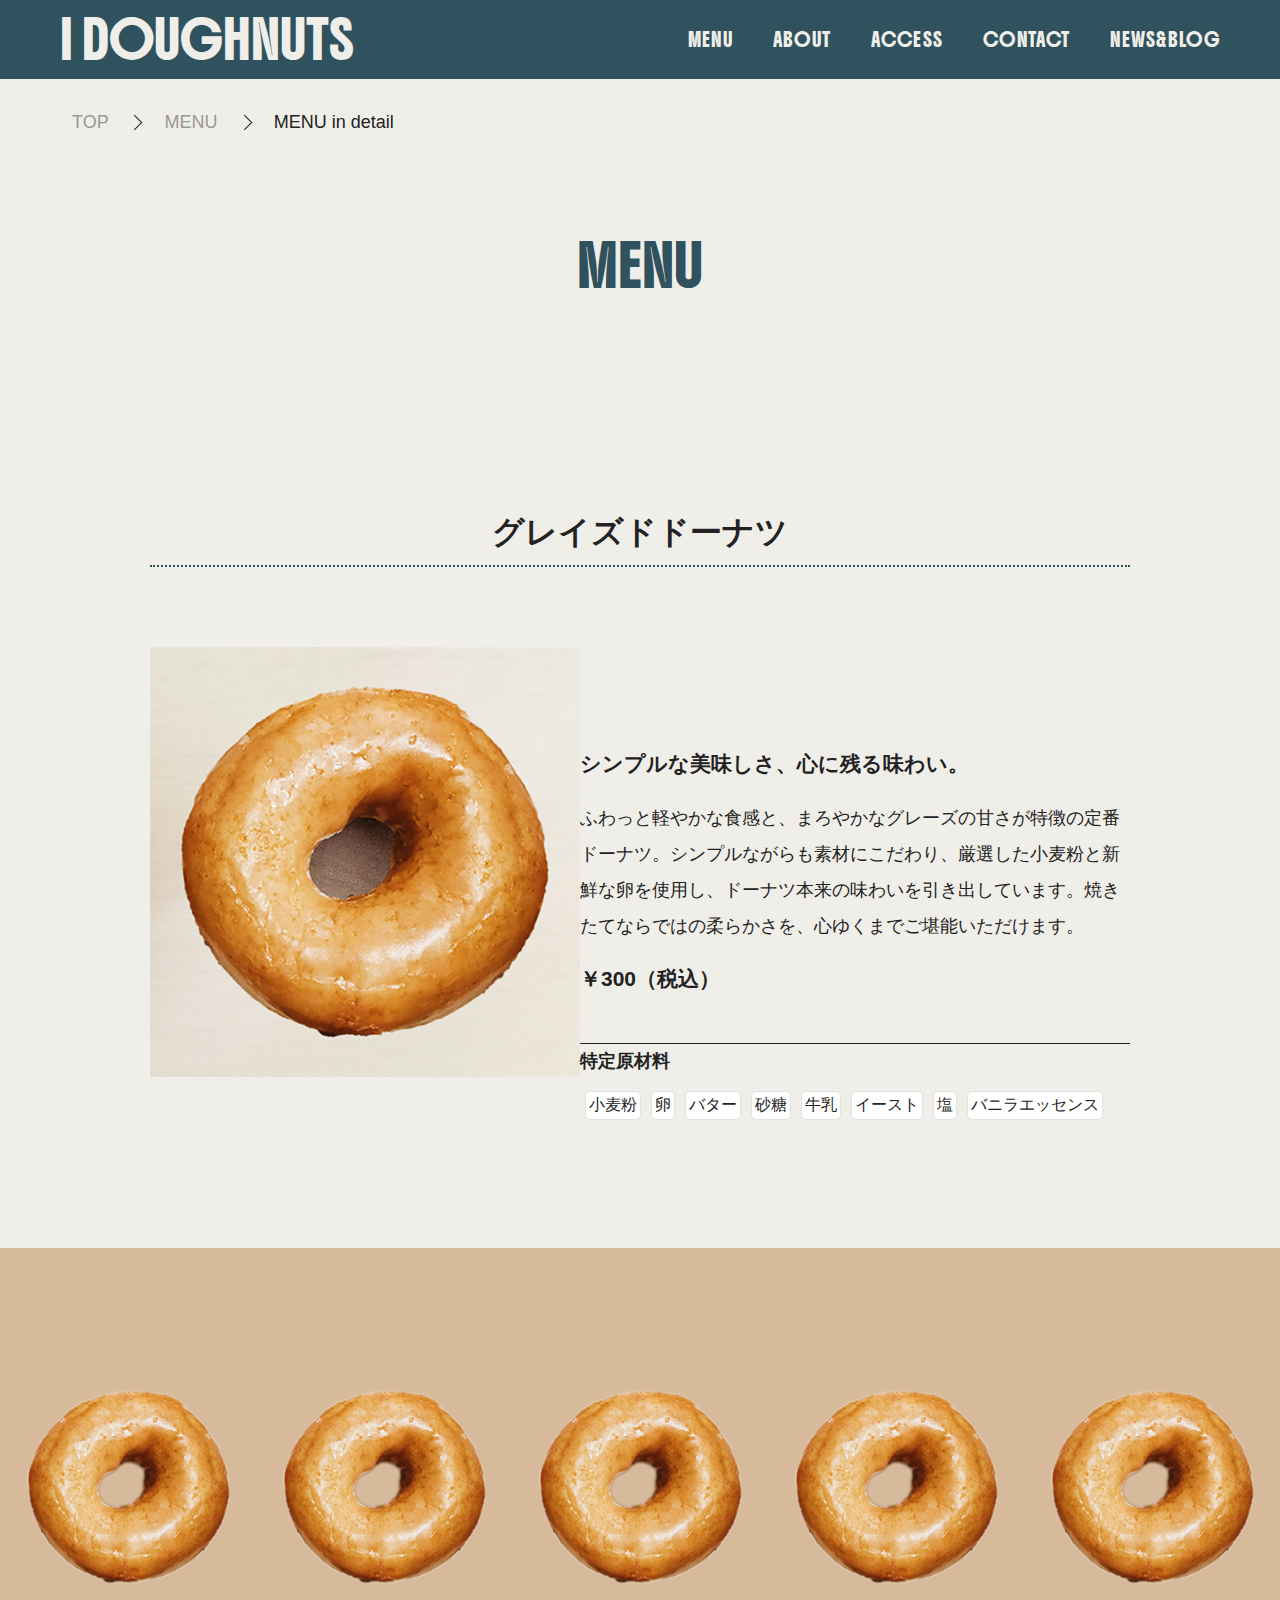
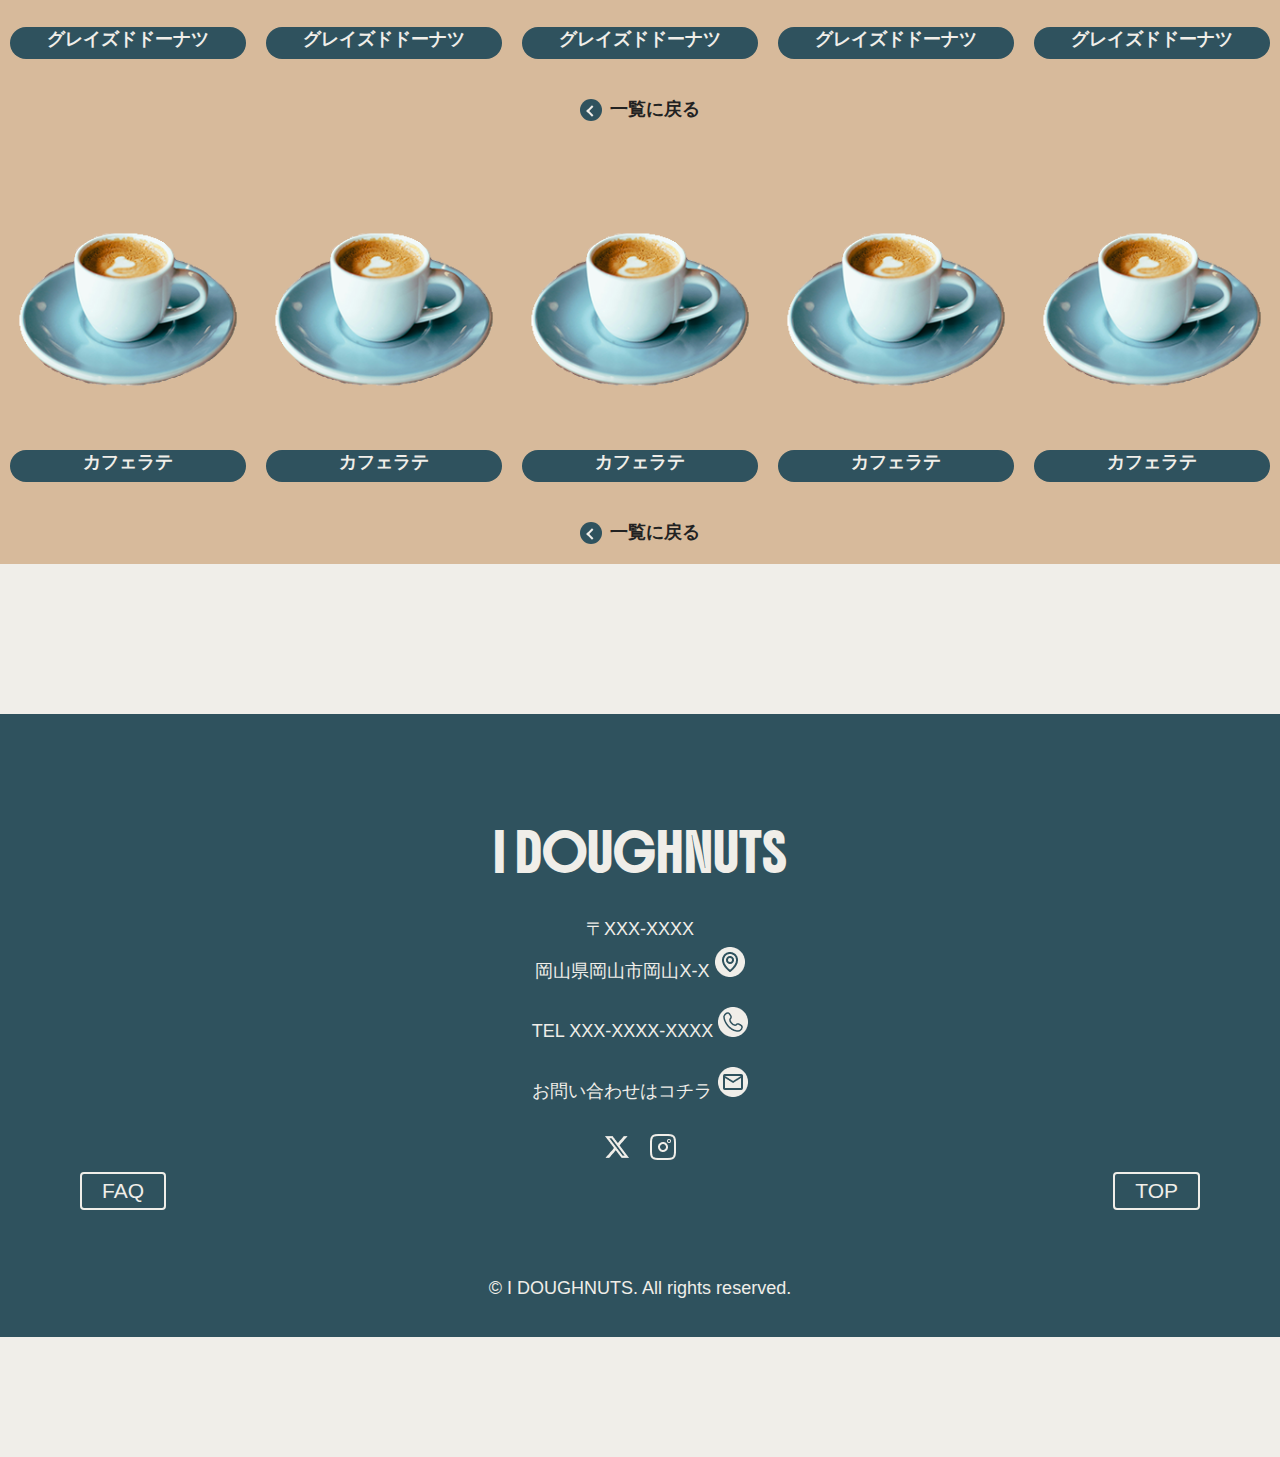
<file: I DOUGHNUTS/menu_detail.html>
<!DOCTYPE html>
<html lang="jp">
<head>
  <title>I DOUGHNUTS</title>
  <meta charset="UTF-8">
  <meta name="description" content="I DOUGHNUTSは、ドーナツで広がる幸せなひとときをお届けするカフェです。">
  <meta name="viewport" content="width=device-width, initial-scale=1.0">
  <link rel="stylesheet" href="css/style.css">
  <link rel="preconnect" href="https://fonts.googleapis.com">
  <link rel="preconnect" href="https://fonts.gstatic.com" crossorigin>
  <link href="https://fonts.googleapis.com/css2?family=Boldonse&display=swap" rel="stylesheet">
</head>
  <body id="top">

    <!-- header -->
    <header>
      <div class="header-inner">

        <h1 class="shop-name">
          <a href="index.html">I DOUGHNUTS</a>
        </h1>

        <!-- navigation -->
         <nav>
          <ul class="navi">
            <li><a href="menu.html" class="navi-menu">MENU</a></li>
            <li><a href="about.html" class="navi-about">ABOUT</a></li>
            <li><a href="access.html" class="navi-access">ACCESS</a></li>
            <li><a href="contact.html" class="navi-contact">CONTACT</a></li>
            <li><a href="nwes&blog.html" class="navi-news&blog">NEWS&BLOG</a></li>
          </ul>
         </nav>
      </div>
    </header>

    <!-- main -->
     <main>
      <article>

        <!-- main visual -->
         <section id="subpage">
          <div class="subpage-main">
            <ul class="p-dreadcrumbs">
              <li>
                <a href="index.html">
                  <span>TOP</span>
                </a>
              </li>
              <li>
                <a href="menu.html">
                  <span>MENU</span>
                </a>
              </li>
              <li>
                  <span>MENU in detail </span>
              </li>
            </ul>
            <h1 class="page-title-main">MENU</h1>
          </div>
         </section>

         <!-- 商品詳細 -->
         <section id="menu-detail">
            <h1 class="menu-detail-title">グレイズドドーナツ</h1>
            <div class="menu-detail-box">
              <div class="menu-detail-img">
                <img src="images/glazed_detail.png" alt="グレイズドドーナツのimg" style="width: 100%;">
              </div>
              <div class="menu-detail-inner">
                <p class="lead">
                  シンプルな美味しさ、心に残る味わい。
                </p>
                <p class="description">
                  ふわっと軽やかな食感と、まろやかなグレーズの甘さが特徴の定番ドーナツ。シンプルながらも素材にこだわり、厳選した小麦粉と新鮮な卵を使用し、ドーナツ本来の味わいを引き出しています。焼きたてならではの柔らかさを、心ゆくまでご堪能いただけます。
                </p>
                <p class="price-detail">￥300（税込）</p>
                <p class="material">特定原材料</p>
                <ul class="material-list">
                  <li>小麦粉</li>
                  <li>卵</li>
                  <li>バター</li>
                  <li>砂糖</li>
                  <li>牛乳</li>
                  <li>イースト</li>
                  <li>塩</li>
                  <li>バニラエッセンス</li>
                </ul>
              </div>
            </div>
          </section>

          <!-- menu-carousel -->
          <section id="menu-band-donut">
            <div class="menu-carousel">
              <a href="menu_detail.html">
                <div class="img-box">
                  <img src="images/glazed carousel.png" alt="グレイズドドーナツ" style="width: 100%;">
                </div>
                <p class="item-name">グレイズドドーナツ</p>
              </a>
              <a href="menu_detail.html">
                <div class="img-box">
                  <img src="images/glazed carousel.png" alt="グレイズドドーナツ" style="width: 100%;">
                </div>
                <p class="item-name">グレイズドドーナツ</p>
              </a>
              <a href="menu_detail.html">
                <div class="img-box">
                  <img src="images/glazed carousel.png" alt="グレイズドドーナツ" style="width: 100%;">
                </div>
                <p class="item-name">グレイズドドーナツ</p>
              </a>
              <a href="menu_detail.html">
                <div class="img-box">
                  <img src="images/glazed carousel.png" alt="グレイズドドーナツ" style="width: 100%;">
                </div>
                <p class="item-name">グレイズドドーナツ</p>
              </a>
              <a href="menu_detail.html">
                <div class="img-box">
                  <img src="images/glazed carousel.png" alt="グレイズドドーナツ" style="width: 100%;">
                </div>
                <p class="item-name">グレイズドドーナツ</p>
              </a>
            </div>
            <div class="back-btn">
              <a href="menu.html" class="arrow-btn-back">一覧に戻る</a>
            </div>
          </section>

          <section id="menu-band-drink">
            <div class="menu-carousel">
              <a href="menu_detail.html">
                <div class="img-box">
                  <img src="images/coffee carousel.png" alt="カフェラテ" style="width: 100%;">
                </div>
                <p class="item-name">カフェラテ</p>
              </a>
              <a href="menu_detail.html">
                <div class="img-box">
                  <img src="images/coffee carousel.png" alt="カフェラテ" style="width: 100%;">
                </div>
                <p class="item-name">カフェラテ</p>
              </a>
              <a href="menu_detail.html">
                <div class="img-box">
                  <img src="images/coffee carousel.png" alt="カフェラテ" style="width: 100%;">
                </div>
                <p class="item-name">カフェラテ</p>
              </a>
              <a href="menu_detail.html">
                <div class="img-box">
                  <img src="images/coffee carousel.png" alt="カフェラテ" style="width: 100%;">
                </div>
                <p class="item-name">カフェラテ</p>
              </a>
              <a href="menu_detail.html">
                <div class="img-box">
                  <img src="images/coffee carousel.png" alt="カフェラテ" style="width: 100%;">
                </div>
                <p class="item-name">カフェラテ</p>
              </a>
            </div>
            <div class="back-btn">
              <a href="menu.html" class="arrow-btn-back">一覧に戻る</a>
            </div>
          </section>

        </article>
    </main>

    <!-- footer -->
   <footer>
     <div class="footer-body">
       <div class="footer-shop-name">
         <h1 class="shop-name">
           <a href="index.html">I DOUGHNUTS</a>
         </h1>
       </div>
       <div class="fotter-inner">
         <div class="fotter-addr">
           <p class="description">
             <a href="#">
               <span>〒XXX-XXXX<br>岡山県岡山市岡山X-X</span>
               <span><img src="images/map.png" alt="mapのicon"></span>
             </a>
           </p>
         </div>
         <div class="footer-tel">
           <p class="description">
             <a href="">
               <span>TEL XXX-XXXX-XXXX</span>
               <span><img src="images/tel.png" alt="phoneのicon"></span>
             </a>
           </p>
         </div>
         <div class="footer-mail">
           <p class="description">
             <a href="">
               <span>お問い合わせはコチラ</span>
               <span><img src="images/mail.png" alt="mailのicon"></span>
             </a>
           </p>
         </div>
         <div class="sns-btn">
           <a href="https://x.com/"><img src="images/x.png" alt="Xのリンク"></a>
           <a href="https://www.instagram.com/"><img src="images/insta.png" alt="instaのリンク"></a>
         </div>
       </div>
     </div>

     <div class="faq-btn-box">
      <a href="contact.html" class="faq-btn"><span>FAQ</span></a>
      <a href="#top" class="top-btn"><span>TOP</span></a>
    </div>
     
     <p class="copy">&copy; I DOUGHNUTS. All rights reserved.</p>

   </footer>

 </body>
</html>
</file>
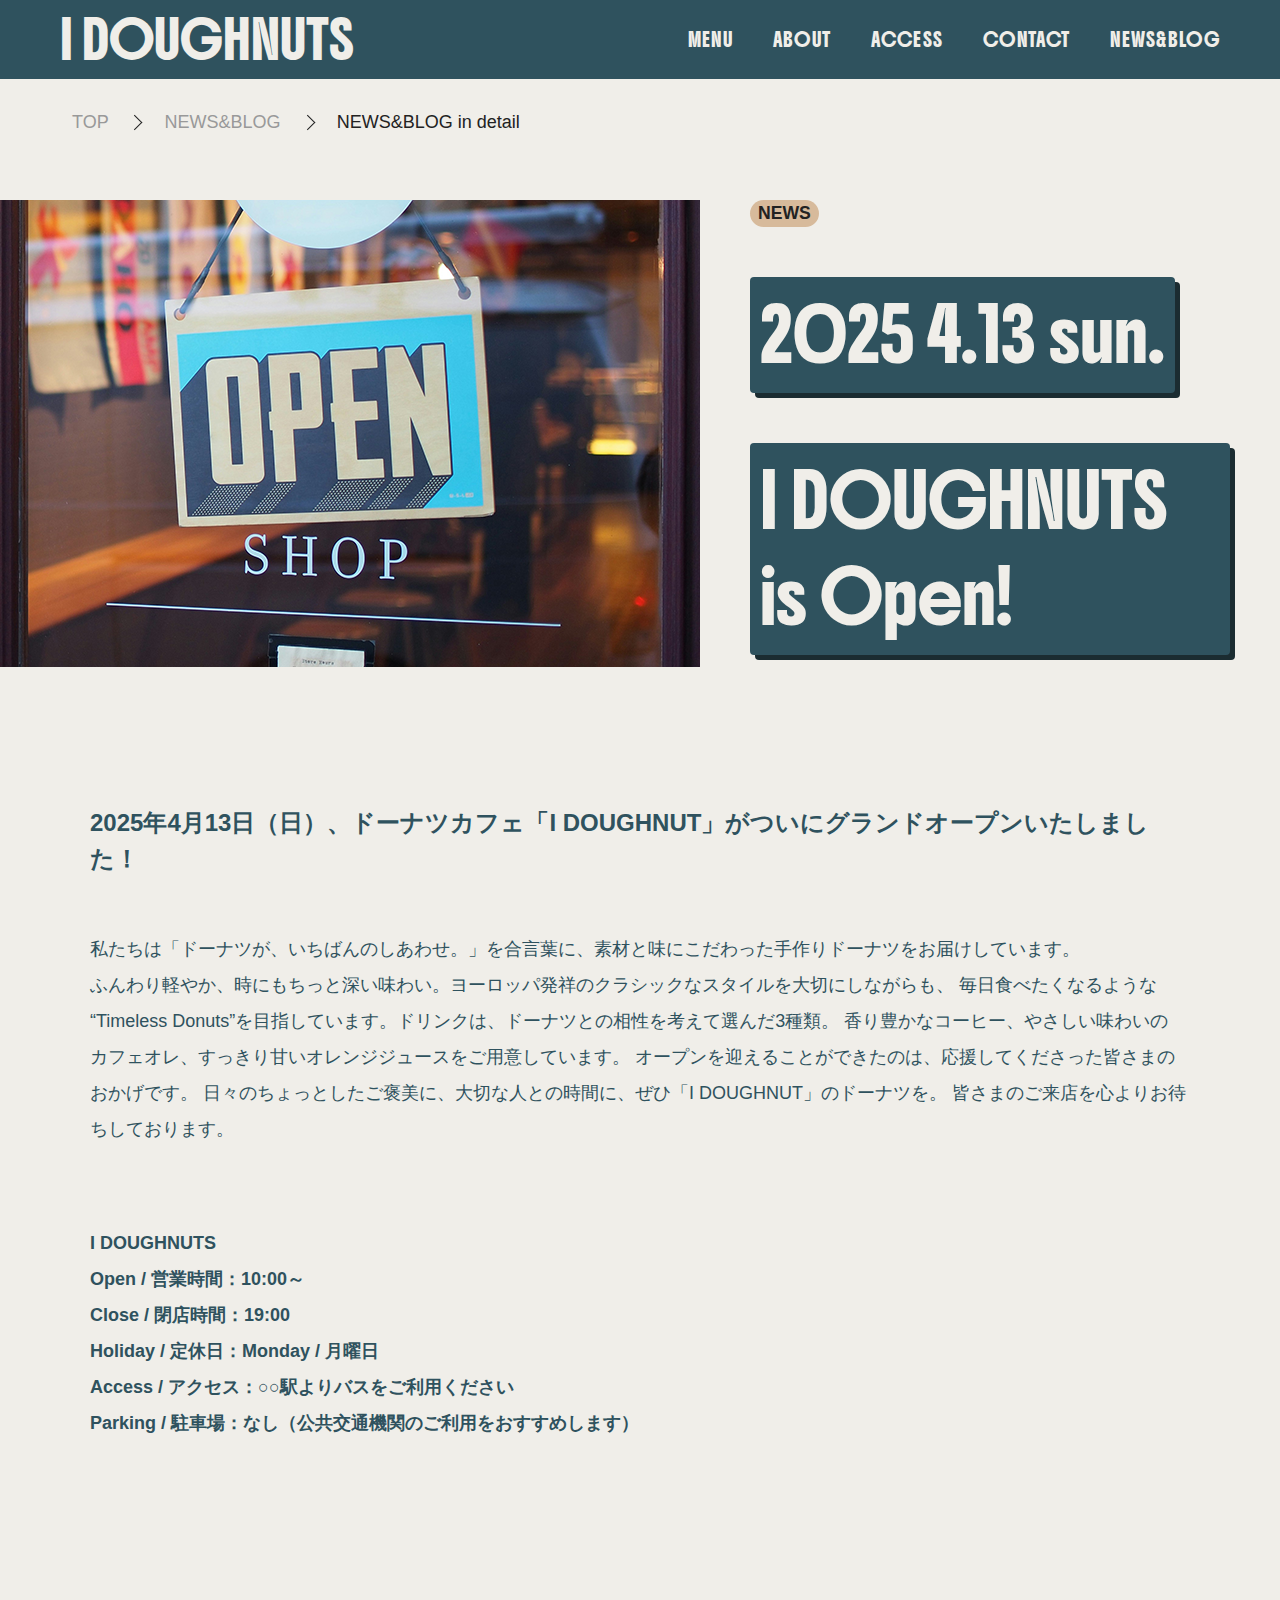
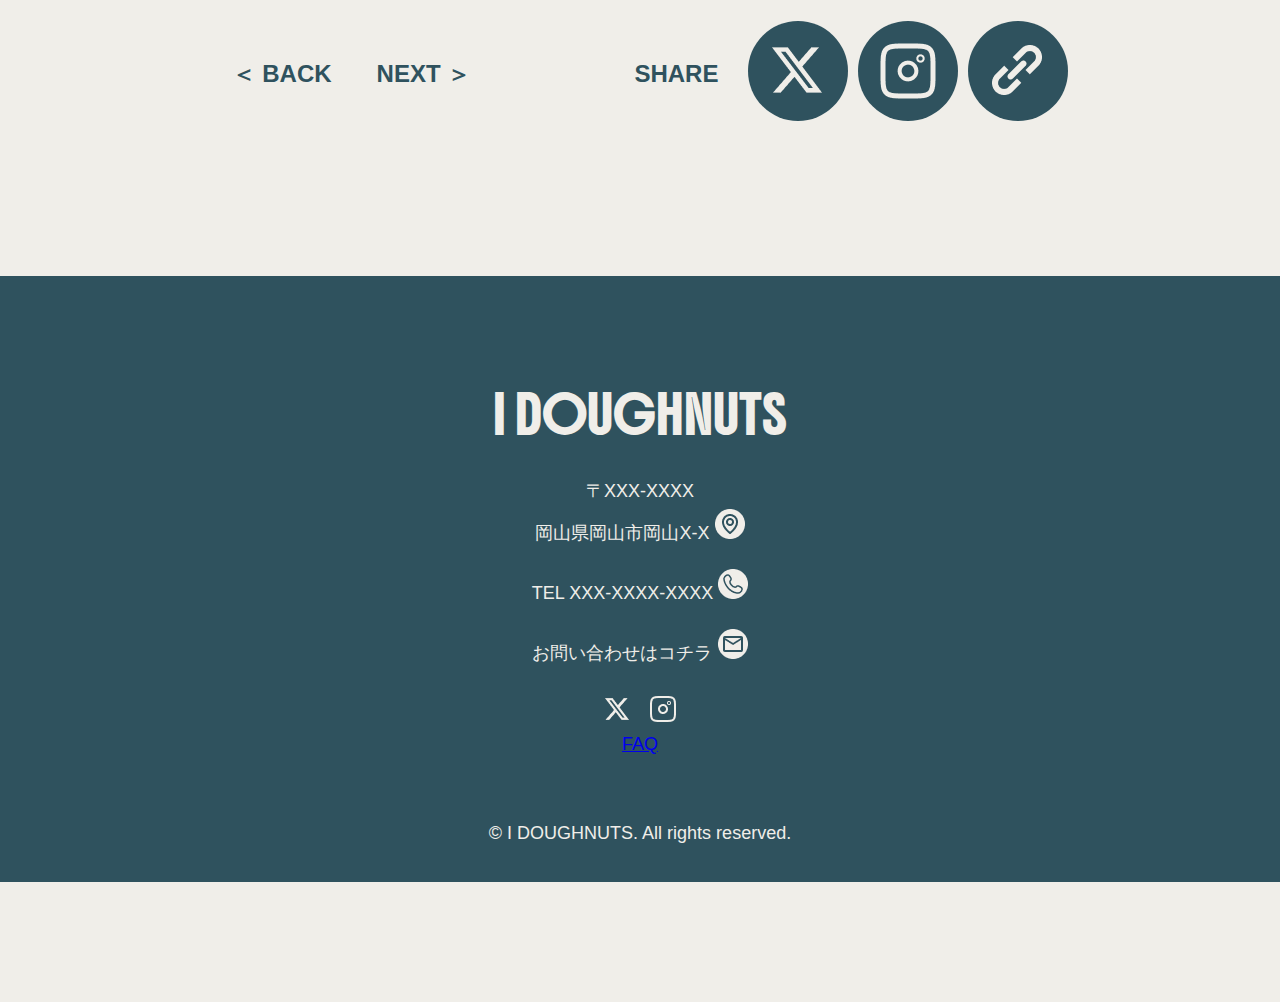
<file: I DOUGHNUTS/news&blog_detail.html>
<!DOCTYPE html>
<html lang="jp">
<head>
  <title>I DOUGHNUTS</title>
  <meta charset="UTF-8">
  <meta name="description" content="I DOUGHNUTSは、ドーナツで広がる幸せなひとときをお届けするカフェです。">
  <meta name="viewport" content="width=device-width, initial-scale=1.0">
  <link rel="stylesheet" href="css/style.css">
  <link rel="preconnect" href="https://fonts.googleapis.com">
  <link rel="preconnect" href="https://fonts.gstatic.com" crossorigin>
  <link href="https://fonts.googleapis.com/css2?family=Boldonse&display=swap" rel="stylesheet">
</head>
  <body>

    <!-- header -->
    <header>
      <div class="header-inner">

        <h1 class="shop-name">
          <a href="index.html">I DOUGHNUTS</a>
        </h1>

        <!-- navigation -->
         <nav>
          <ul class="navi">
            <li><a href="menu.html" class="navi-menu">MENU</a></li>
            <li><a href="about.html" class="navi-about">ABOUT</a></li>
            <li><a href="access.html" class="navi-access">ACCESS</a></li>
            <li><a href="contact.html" class="navi-contact">CONTACT</a></li>
            <li><a href="nwes&blog.html" class="navi-news&blog">NEWS&BLOG</a></li>
          </ul>
         </nav>
      </div>
    </header>

    <!-- main -->
     <main>
      <article>

        <!-- main visual -->
         <section id="subpage">
          <div class="subpage-main-n-b-detail">
            <ul class="p-dreadcrumbs">
              <li>
                <a href="index.html">
                  <span>TOP</span>
                </a>
              </li>
              <li>
                <a href="nwes&blog.html">
                  <span>NEWS&BLOG</span>
                </a>
              </li>
              <li>
                <span>NEWS&BLOG in detail</span>
              </li>
            </ul>
          </div>
          <div class="main-box">
            <div class="main-img">
              <img src="images/open_detail.png" alt="open img">
            </div>
            <div class="n-b-detail-body">
              <h2 class="n-b-cat">NEWS</h2>
              <h1 class="date">2025 4.13 sun.</h1>
              <h1 class="n-b-title">I DOUGHNUTS is Open!</h1>
            </div>
          </div>
         </section>
         <!-- Main text -->
         <section id="news-blog-detail">
            <div class="n-b-detail-inner">
                <p class="lead">
                    2025年4月13日（日）、ドーナツカフェ「I DOUGHNUT」がついにグランドオープンいたしました！
                </p>
                <p class="description">
                    私たちは「ドーナツが、いちばんのしあわせ。」を合言葉に、素材と味にこだわった手作りドーナツをお届けしています。<br>
                    ふんわり軽やか、時にもちっと深い味わい。ヨーロッパ発祥のクラシックなスタイルを大切にしながらも、
                    毎日食べたくなるような<br>“Timeless Donuts”を目指しています。ドリンクは、ドーナツとの相性を考えて選んだ3種類。
                    香り豊かなコーヒー、やさしい味わいの<br>カフェオレ、すっきり甘いオレンジジュースをご用意しています。
                    オープンを迎えることができたのは、応援してくださった皆さまのおかげです。
                    日々のちょっとしたご褒美に、大切な人との時間に、ぜひ「I DOUGHNUT」のドーナツを。
                    皆さまのご来店を心よりお待ちしております。
                </p>
                <p class="description">
                    I DOUGHNUTS<br>
                    Open / 営業時間：10:00～<br>
                    Close / 閉店時間：19:00<br>
                    Holiday / 定休日：Monday / 月曜日<br>
                    Access / アクセス：○○駅よりバスをご利用ください<br>
                    Parking / 駐車場：なし（公共交通機関のご利用をおすすめします）
                </p>
            </div>

            <div class="content-bttm">
                <div class="prev-next">
                    <a href="" class="prev">＜ BACK</a>
                    <a href="" class="next">NEXT ＞</a>
                </div>
                <div class="share">
                    <p class="lead">SHARE</p>
                    <a href="">
                        <img src="images/x-share.png" alt="Xのリンク">
                    </a>
                    <a href="">
                        <img src="images/insta-share.png" alt="instaのリンク">
                    </a>
                    <a href="">
                        <img src="images/copy-share.png" alt="copylink">
                    </a>
                </div>
            </div>
         </section>

        <!-- footer -->
   <footer>
    <div class="footer-body">
      <div class="footer-shop-name">
        <h1 class="shop-name">
          <a href="index.html">I DOUGHNUTS</a>
        </h1>
      </div>
      <div class="fotter-inner">
        <div class="fotter-addr">
          <p class="description">
            <a href="#">
              <span>〒XXX-XXXX<br>岡山県岡山市岡山X-X</span>
              <span><img src="images/map.png" alt="mapのicon"></span>
            </a>
          </p>
        </div>
        <div class="footer-tel">
          <p class="description">
            <a href="">
              <span>TEL XXX-XXXX-XXXX</span>
              <span><img src="images/tel.png" alt="phoneのicon"></span>
            </a>
          </p>
        </div>
        <div class="footer-mail">
          <p class="description">
            <a href="">
              <span>お問い合わせはコチラ</span>
              <span><img src="images/mail.png" alt="mailのicon"></span>
            </a>
          </p>
        </div>
        <div class="sns-btn">
          <a href=""><img src="images/x.png" alt="Xのリンク"></a>
          <a href=""><img src="images/insta.png" alt="instaのリンク"></a>
        </div>
      </div>
    </div>

    <a href="#faq" class="faq-btn"><span>FAQ</span></a>
    
    <p class="copy">&copy; I DOUGHNUTS. All rights reserved.</p>

  </footer>

</body>
</html>
</file>
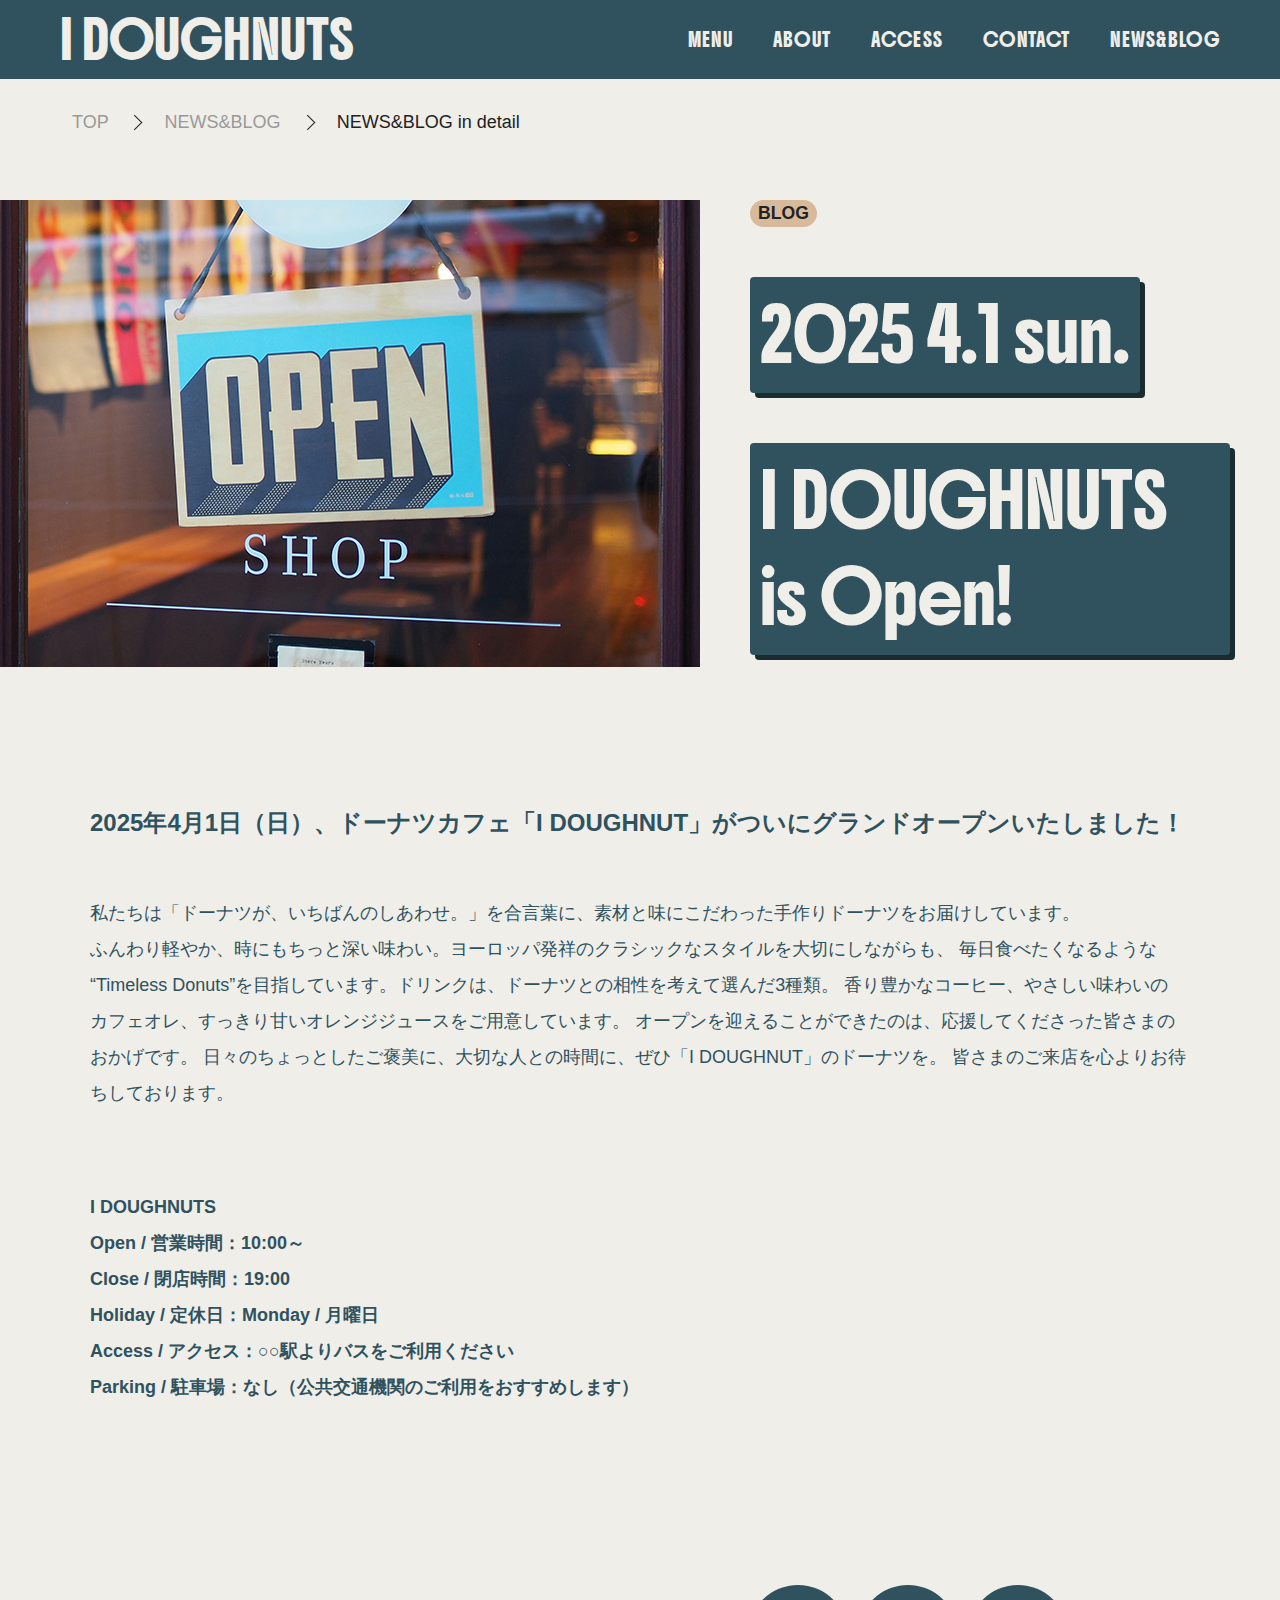
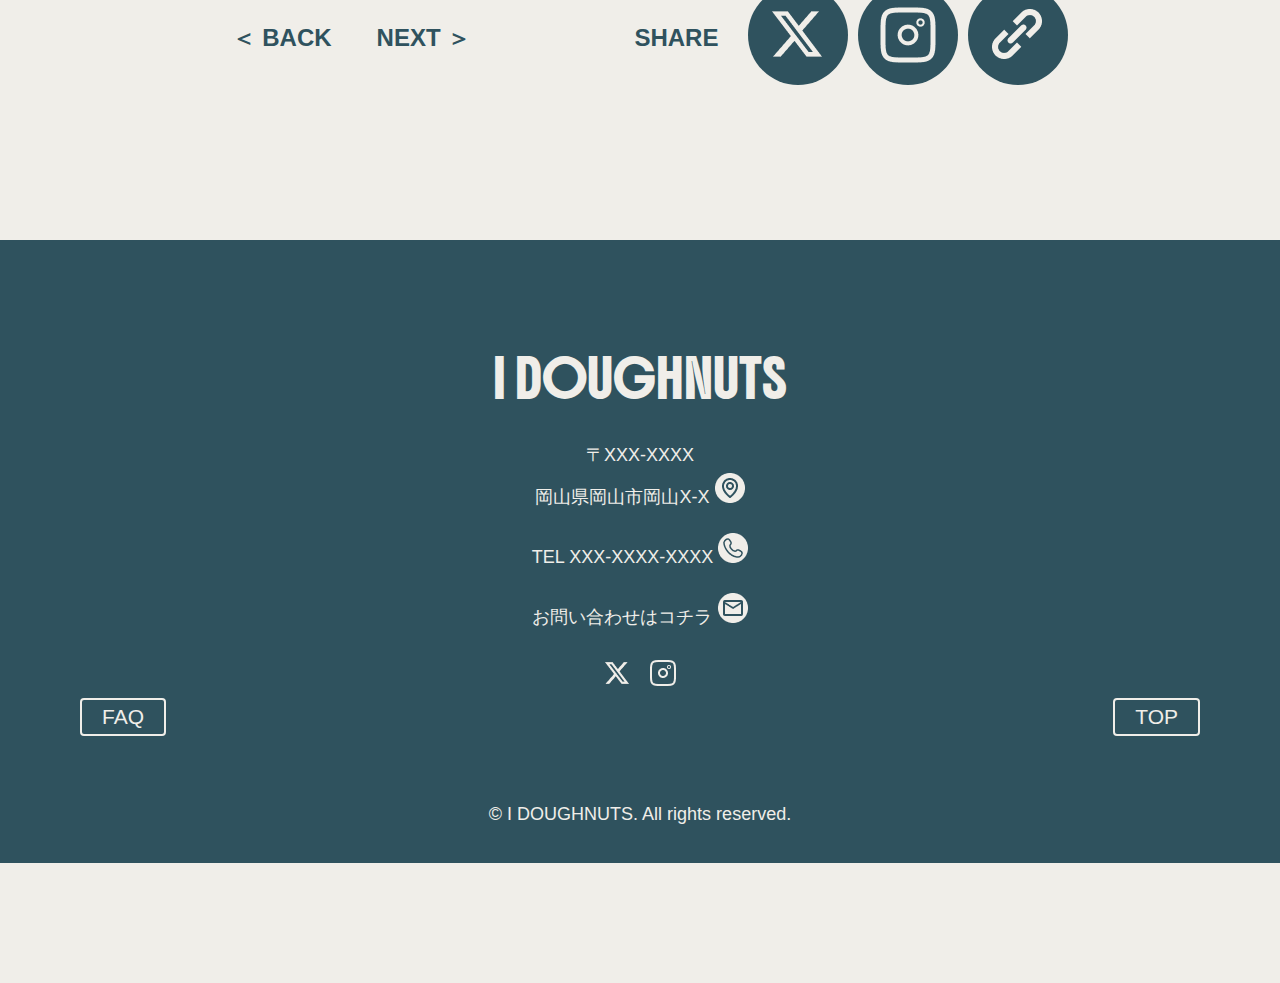
<file: I DOUGHNUTS/news&blog_detail_blog.html>
<!DOCTYPE html>
<html lang="jp">
<head>
  <title>I DOUGHNUTS</title>
  <meta charset="UTF-8">
  <meta name="description" content="I DOUGHNUTSは、ドーナツで広がる幸せなひとときをお届けするカフェです。">
  <meta name="viewport" content="width=device-width, initial-scale=1.0">
  <link rel="stylesheet" href="css/style.css">
  <link rel="preconnect" href="https://fonts.googleapis.com">
  <link rel="preconnect" href="https://fonts.gstatic.com" crossorigin>
  <link href="https://fonts.googleapis.com/css2?family=Boldonse&display=swap" rel="stylesheet">
</head>
  <body id="top">

    <!-- header -->
    <header>
      <div class="header-inner">

        <h1 class="shop-name">
          <a href="index.html">I DOUGHNUTS</a>
        </h1>

        <!-- navigation -->
         <nav>
          <ul class="navi">
            <li><a href="menu.html" class="navi-menu">MENU</a></li>
            <li><a href="about.html" class="navi-about">ABOUT</a></li>
            <li><a href="access.html" class="navi-access">ACCESS</a></li>
            <li><a href="contact.html" class="navi-contact">CONTACT</a></li>
            <li><a href="nwes&blog.html" class="navi-news&blog">NEWS&BLOG</a></li>
          </ul>
         </nav>
      </div>
    </header>

    <!-- main -->
     <main>
      <article>

        <!-- main visual -->
         <section id="subpage">
          <div class="subpage-main-n-b-detail">
            <ul class="p-dreadcrumbs">
              <li>
                <a href="index.html">
                  <span>TOP</span>
                </a>
              </li>
              <li>
                <a href="nwes&blog.html">
                  <span>NEWS&BLOG</span>
                </a>
              </li>
              <li>
                <span>NEWS&BLOG in detail</span>
              </li>
            </ul>
          </div>
          <div class="main-box">
            <div class="main-img">
              <img src="images/open_detail.png" alt="open img">
            </div>
            <div class="n-b-detail-body">
              <h2 class="n-b-cat">BLOG</h2>
              <h1 class="date">2025 4.1 sun.</h1>
              <h1 class="n-b-title">I DOUGHNUTS is Open!</h1>
            </div>
          </div>
         </section>
         <!-- Main text -->
         <section id="news-blog-detail">
            <div class="n-b-detail-inner">
                <p class="lead">
                    2025年4月1日（日）、ドーナツカフェ「I DOUGHNUT」がついにグランドオープンいたしました！
                </p>
                <p class="description">
                    私たちは「ドーナツが、いちばんのしあわせ。」を合言葉に、素材と味にこだわった手作りドーナツをお届けしています。<br>
                    ふんわり軽やか、時にもちっと深い味わい。ヨーロッパ発祥のクラシックなスタイルを大切にしながらも、
                    毎日食べたくなるような<br>“Timeless Donuts”を目指しています。ドリンクは、ドーナツとの相性を考えて選んだ3種類。
                    香り豊かなコーヒー、やさしい味わいの<br>カフェオレ、すっきり甘いオレンジジュースをご用意しています。
                    オープンを迎えることができたのは、応援してくださった皆さまのおかげです。
                    日々のちょっとしたご褒美に、大切な人との時間に、ぜひ「I DOUGHNUT」のドーナツを。
                    皆さまのご来店を心よりお待ちしております。
                </p>
                <p class="description">
                    I DOUGHNUTS<br>
                    Open / 営業時間：10:00～<br>
                    Close / 閉店時間：19:00<br>
                    Holiday / 定休日：Monday / 月曜日<br>
                    Access / アクセス：○○駅よりバスをご利用ください<br>
                    Parking / 駐車場：なし（公共交通機関のご利用をおすすめします）
                </p>
            </div>

            <div class="content-bttm">
                <div class="prev-next">
                    <a href="" class="prev">＜ BACK</a>
                    <a href="" class="next">NEXT ＞</a>
                </div>
                <div class="share">
                    <p class="lead">SHARE</p>
                    <a href="">
                        <img src="images/x-share.png" alt="Xのリンク">
                    </a>
                    <a href="">
                        <img src="images/insta-share.png" alt="instaのリンク">
                    </a>
                    <a href="">
                        <img src="images/copy-share.png" alt="copylink">
                    </a>
                </div>
            </div>
         </section>

        <!-- footer -->
   <footer>
    <div class="footer-body">
      <div class="footer-shop-name">
        <h1 class="shop-name">
          <a href="index.html">I DOUGHNUTS</a>
        </h1>
      </div>
      <div class="fotter-inner">
        <div class="fotter-addr">
          <p class="description">
            <a href="#">
              <span>〒XXX-XXXX<br>岡山県岡山市岡山X-X</span>
              <span><img src="images/map.png" alt="mapのicon"></span>
            </a>
          </p>
        </div>
        <div class="footer-tel">
          <p class="description">
            <a href="">
              <span>TEL XXX-XXXX-XXXX</span>
              <span><img src="images/tel.png" alt="phoneのicon"></span>
            </a>
          </p>
        </div>
        <div class="footer-mail">
          <p class="description">
            <a href="">
              <span>お問い合わせはコチラ</span>
              <span><img src="images/mail.png" alt="mailのicon"></span>
            </a>
          </p>
        </div>
        <div class="sns-btn">
          <a href="https://x.com/"><img src="images/x.png" alt="Xのリンク"></a>
          <a href="https://www.instagram.com/"><img src="images/insta.png" alt="instaのリンク"></a>
        </div>
      </div>
    </div>

    <div class="faq-btn-box">
      <a href="contact.html" class="faq-btn"><span>FAQ</span></a>
      <a href="#top" class="top-btn"><span>TOP</span></a>
    </div>
    
    <p class="copy">&copy; I DOUGHNUTS. All rights reserved.</p>

  </footer>

</body>
</html>
</file>
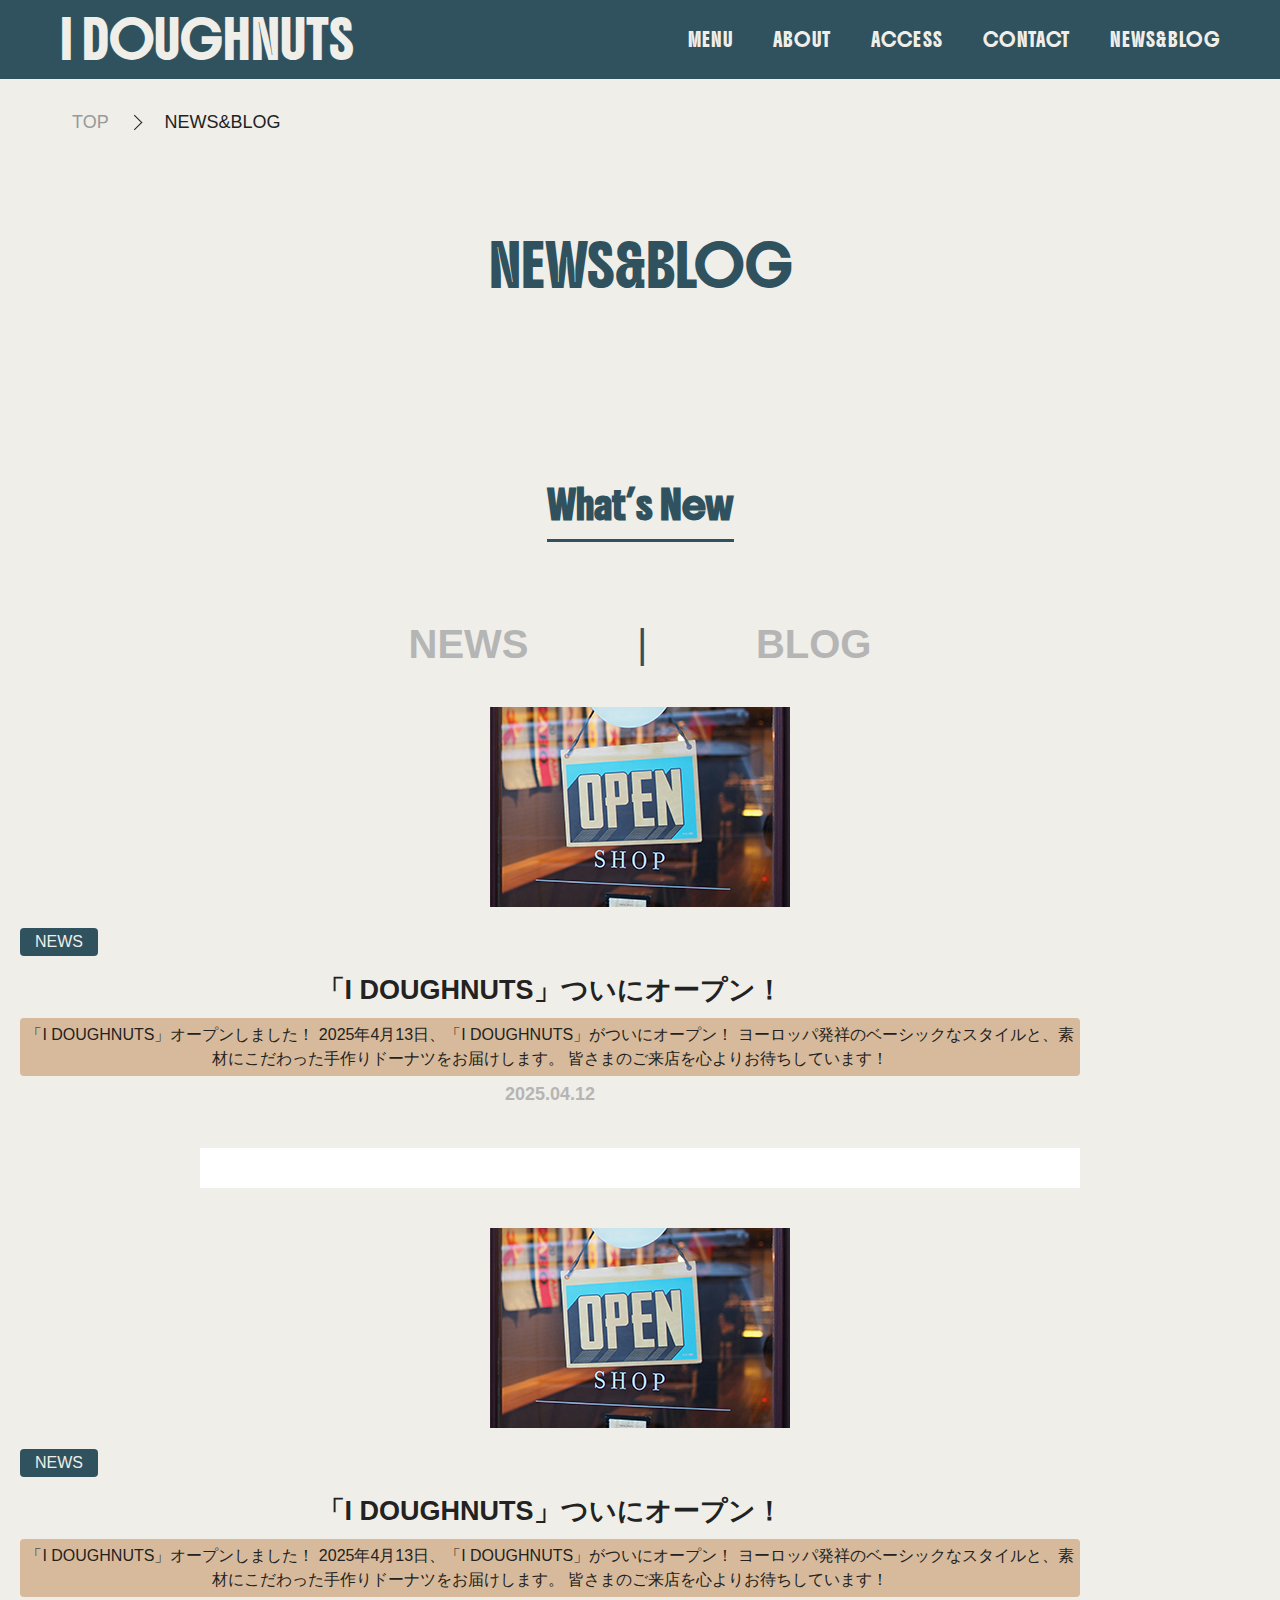
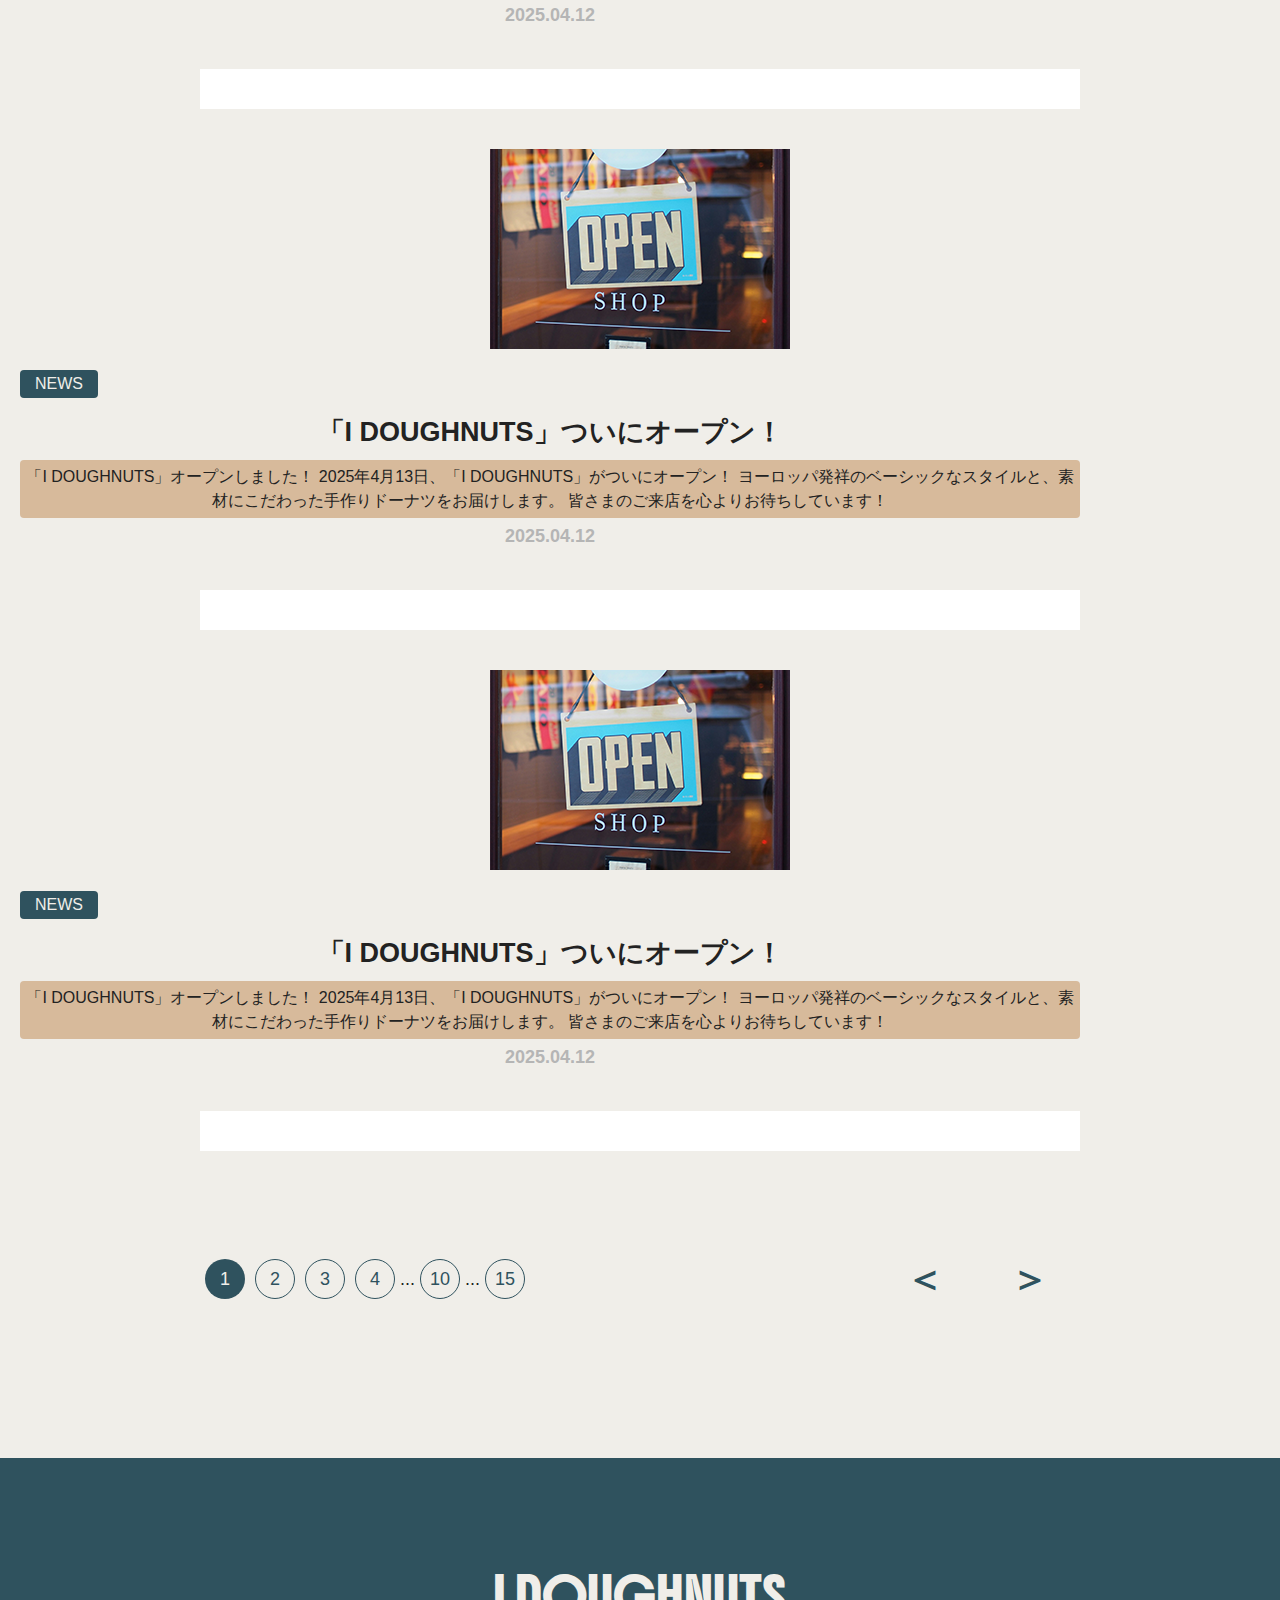
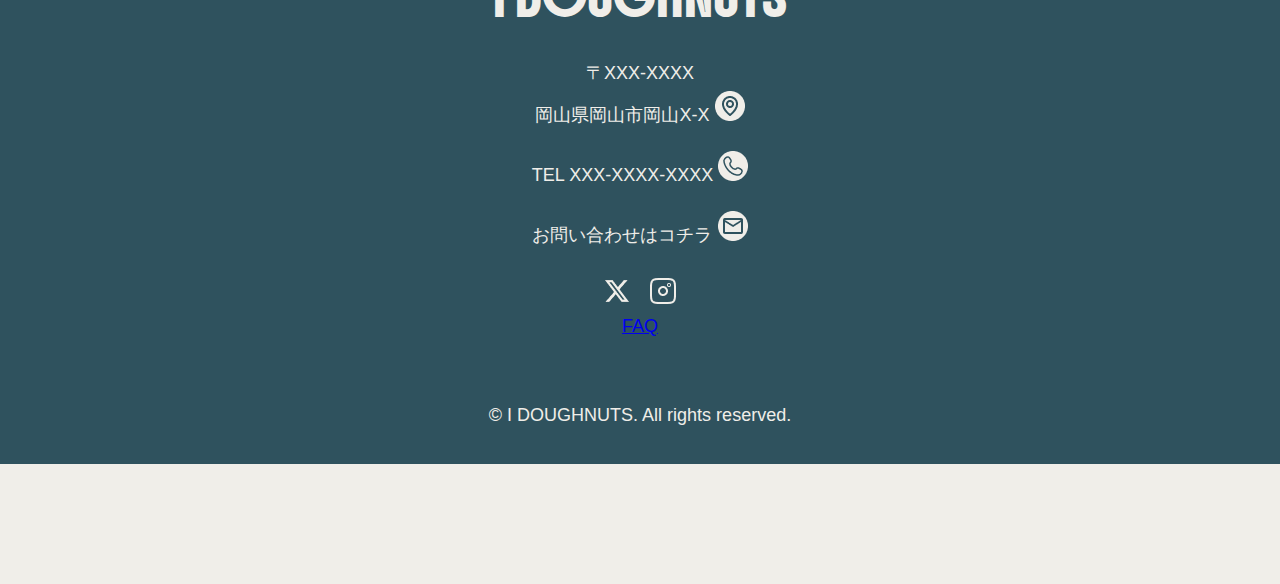
<file: I DOUGHNUTS/nwes&blog.html>
<!DOCTYPE html>
<html lang="jp">
<head>
  <title>I DOUGHNUTS</title>
  <meta charset="UTF-8">
  <meta name="description" content="I DOUGHNUTSは、ドーナツで広がる幸せなひとときをお届けするカフェです。">
  <meta name="viewport" content="width=device-width, initial-scale=1.0">
  <link rel="stylesheet" href="css/style.css">
  <link rel="preconnect" href="https://fonts.googleapis.com">
  <link rel="preconnect" href="https://fonts.gstatic.com" crossorigin>
  <link href="https://fonts.googleapis.com/css2?family=Boldonse&display=swap" rel="stylesheet">
</head>
  <body>

    <!-- header -->
    <header>
      <div class="header-inner">

        <h1 class="shop-name">
          <a href="index.html">I DOUGHNUTS</a>
        </h1>

        <!-- navigation -->
         <nav>
          <ul class="navi">
            <li><a href="menu.html" class="navi-menu">MENU</a></li>
            <li><a href="about.html" class="navi-about">ABOUT</a></li>
            <li><a href="access.html" class="navi-access">ACCESS</a></li>
            <li><a href="contact.html" class="navi-contact">CONTACT</a></li>
            <li><a href="nwes&blog.html" class="navi-news&blog">NEWS&BLOG</a></li>
          </ul>
         </nav>
      </div>
    </header>

    <!-- main -->
     <main>
      <article>

        <!-- main visual -->
         <section id="subpage">
          <div class="subpage-main">
            <ul class="p-dreadcrumbs">
              <li>
                <a href="index.html">
                  <span>TOP</span>
                </a>
              </li>
              <li>
                <span>NEWS&BLOG</span>
              </li>
            </ul>
            <h1 class="page-title-main">NEWS&BLOG</h1>
          </div>
         </section>

         <!-- news&blog -->
          <section id="news-blog">
            <h2 class="title">What’s New</h2>
            <div class="whatsnew-nav">
              <a href="" class="newslink">NEWS</a>
              <p class="separator">|</p>
              <a href="" class="newslink">BLOG</a>
            </div>
            <div class="whatsnew-box">
              <div class="whatsnew-img">
                <img src="images/open.png" alt="open img">
              </div>
              <div class="whatsnew-inner">
                <p class="whatsnew-cat">NEWS</p>
                <h2 class="whatsnew-title">「I DOUGHNUTS」ついにオープン！</h2>
                <p class="description">
                  「I DOUGHNUTS」オープンしました！
                  2025年4月13日、「I DOUGHNUTS」がついにオープン！
                  ヨーロッパ発祥のベーシックなスタイルと、素材にこだわった手作りドーナツをお届けします。
                  皆さまのご来店を心よりお待ちしています！
                </p>
                <p class="lead">2025.04.12</p>
              </div>
              <div class="link-btn">
                <a href="news&blog_detail.html" class="arrow-btn-whatsnew"></a>
              </div>
            </div>
            <div class="whatsnew-box">
              <div class="whatsnew-img">
                <img src="images/open.png" alt="open img">
              </div>
              <div class="whatsnew-inner">
                <p class="whatsnew-cat">NEWS</p>
                <h2 class="whatsnew-title">「I DOUGHNUTS」ついにオープン！</h2>
                <p class="description">
                  「I DOUGHNUTS」オープンしました！
                  2025年4月13日、「I DOUGHNUTS」がついにオープン！
                  ヨーロッパ発祥のベーシックなスタイルと、素材にこだわった手作りドーナツをお届けします。
                  皆さまのご来店を心よりお待ちしています！
                </p>
                <p class="lead">2025.04.12</p>
              </div>
              <div class="link-btn">
                <a href="news&blog_detail.html" class="arrow-btn-whatsnew"></a>
              </div>
            </div>
            <div class="whatsnew-box">
              <div class="whatsnew-img">
                <img src="images/open.png" alt="open img">
              </div>
              <div class="whatsnew-inner">
                <p class="whatsnew-cat">NEWS</p>
                <h2 class="whatsnew-title">「I DOUGHNUTS」ついにオープン！</h2>
                <p class="description">
                  「I DOUGHNUTS」オープンしました！
                  2025年4月13日、「I DOUGHNUTS」がついにオープン！
                  ヨーロッパ発祥のベーシックなスタイルと、素材にこだわった手作りドーナツをお届けします。
                  皆さまのご来店を心よりお待ちしています！
                </p>
                <p class="lead">2025.04.12</p>
              </div>
              <div class="link-btn">
                <a href="news&blog_detail.html" class="arrow-btn-whatsnew"></a>
              </div>
            </div>
            <div class="whatsnew-box">
              <div class="whatsnew-img">
                <img src="images/open.png" alt="open img">
              </div>
              <div class="whatsnew-inner">
                <p class="whatsnew-cat">NEWS</p>
                <h2 class="whatsnew-title">「I DOUGHNUTS」ついにオープン！</h2>
                <p class="description">
                  「I DOUGHNUTS」オープンしました！
                  2025年4月13日、「I DOUGHNUTS」がついにオープン！
                  ヨーロッパ発祥のベーシックなスタイルと、素材にこだわった手作りドーナツをお届けします。
                  皆さまのご来店を心よりお待ちしています！
                </p>
                <p class="lead">2025.04.12</p>
              </div>
              <div class="link-btn">
                <a href="news&blog_detail.html" class="arrow-btn-whatsnew"></a>
              </div>
            </div>
            <div class="pagination-box">
              <div class="pagination-inner">
                <a href="" class="page-num-active">1</a>
                <a href="" class="page-num">2</a>
                <a href="" class="page-num">3</a>
                <a href="" class="page-num">4</a>
                <p class="ellipsis">...</p>
                <a href="" class="page-num">10</a>
                <p class="ellipsis">...</p>
                <a href="" class="page-num">15</a>
              </div>
              <div class="pagination-symbol">
                <a href="" class="page-prev">＜</a>
                <a href="" class="page-next">＞</a>
              </div>
            </div>
          </section>
         
             <!-- footer -->
   <footer>
    <div class="footer-body">
      <div class="footer-shop-name">
        <h1 class="shop-name">
          <a href="index.html">I DOUGHNUTS</a>
        </h1>
      </div>
      <div class="fotter-inner">
        <div class="fotter-addr">
          <p class="description">
            <a href="#">
              <span>〒XXX-XXXX<br>岡山県岡山市岡山X-X</span>
              <span><img src="images/map.png" alt="mapのicon"></span>
            </a>
          </p>
        </div>
        <div class="footer-tel">
          <p class="description">
            <a href="">
              <span>TEL XXX-XXXX-XXXX</span>
              <span><img src="images/tel.png" alt="phoneのicon"></span>
            </a>
          </p>
        </div>
        <div class="footer-mail">
          <p class="description">
            <a href="">
              <span>お問い合わせはコチラ</span>
              <span><img src="images/mail.png" alt="mailのicon"></span>
            </a>
          </p>
        </div>
        <div class="sns-btn">
          <a href=""><img src="images/x.png" alt="Xのリンク"></a>
          <a href=""><img src="images/insta.png" alt="instaのリンク"></a>
        </div>
      </div>
    </div>

    <a href="#faq" class="faq-btn"><span>FAQ</span></a>
    
    <p class="copy">&copy; I DOUGHNUTS. All rights reserved.</p>

  </footer>

</body>
</html>
</file>
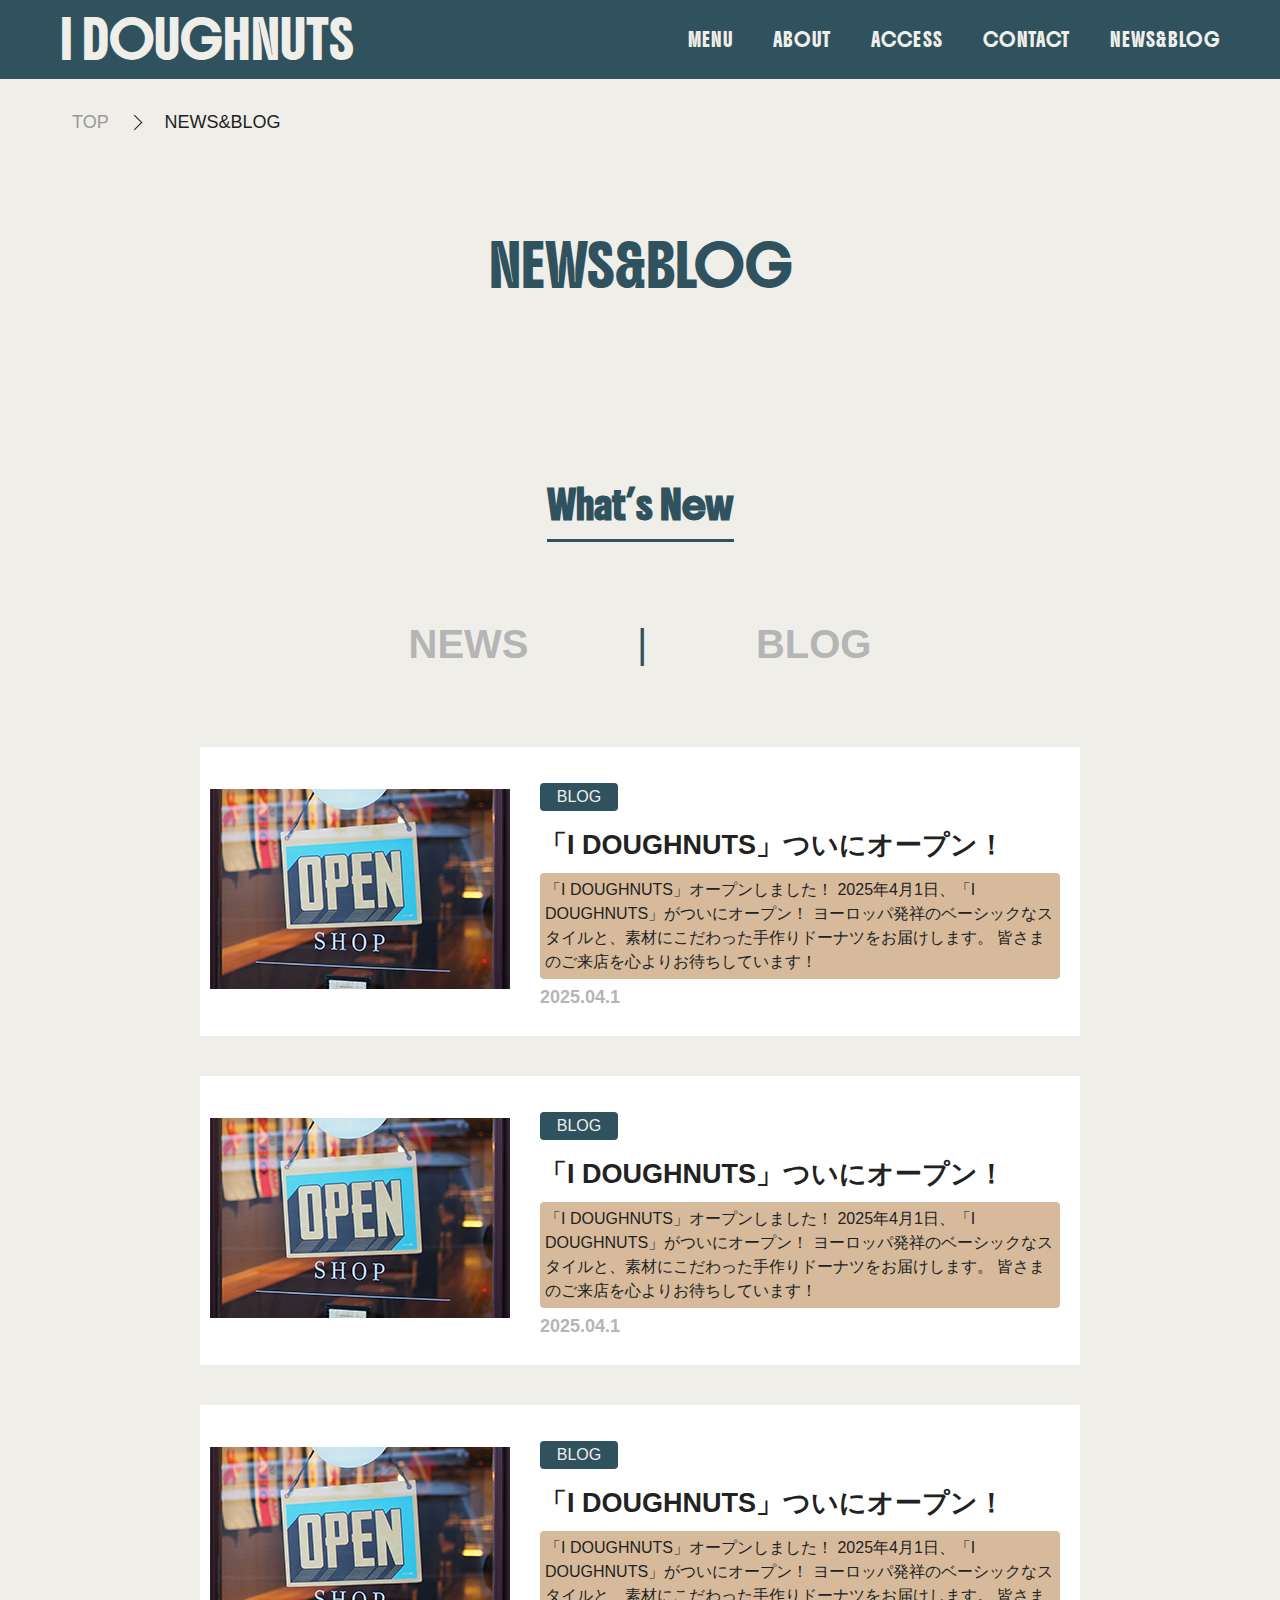
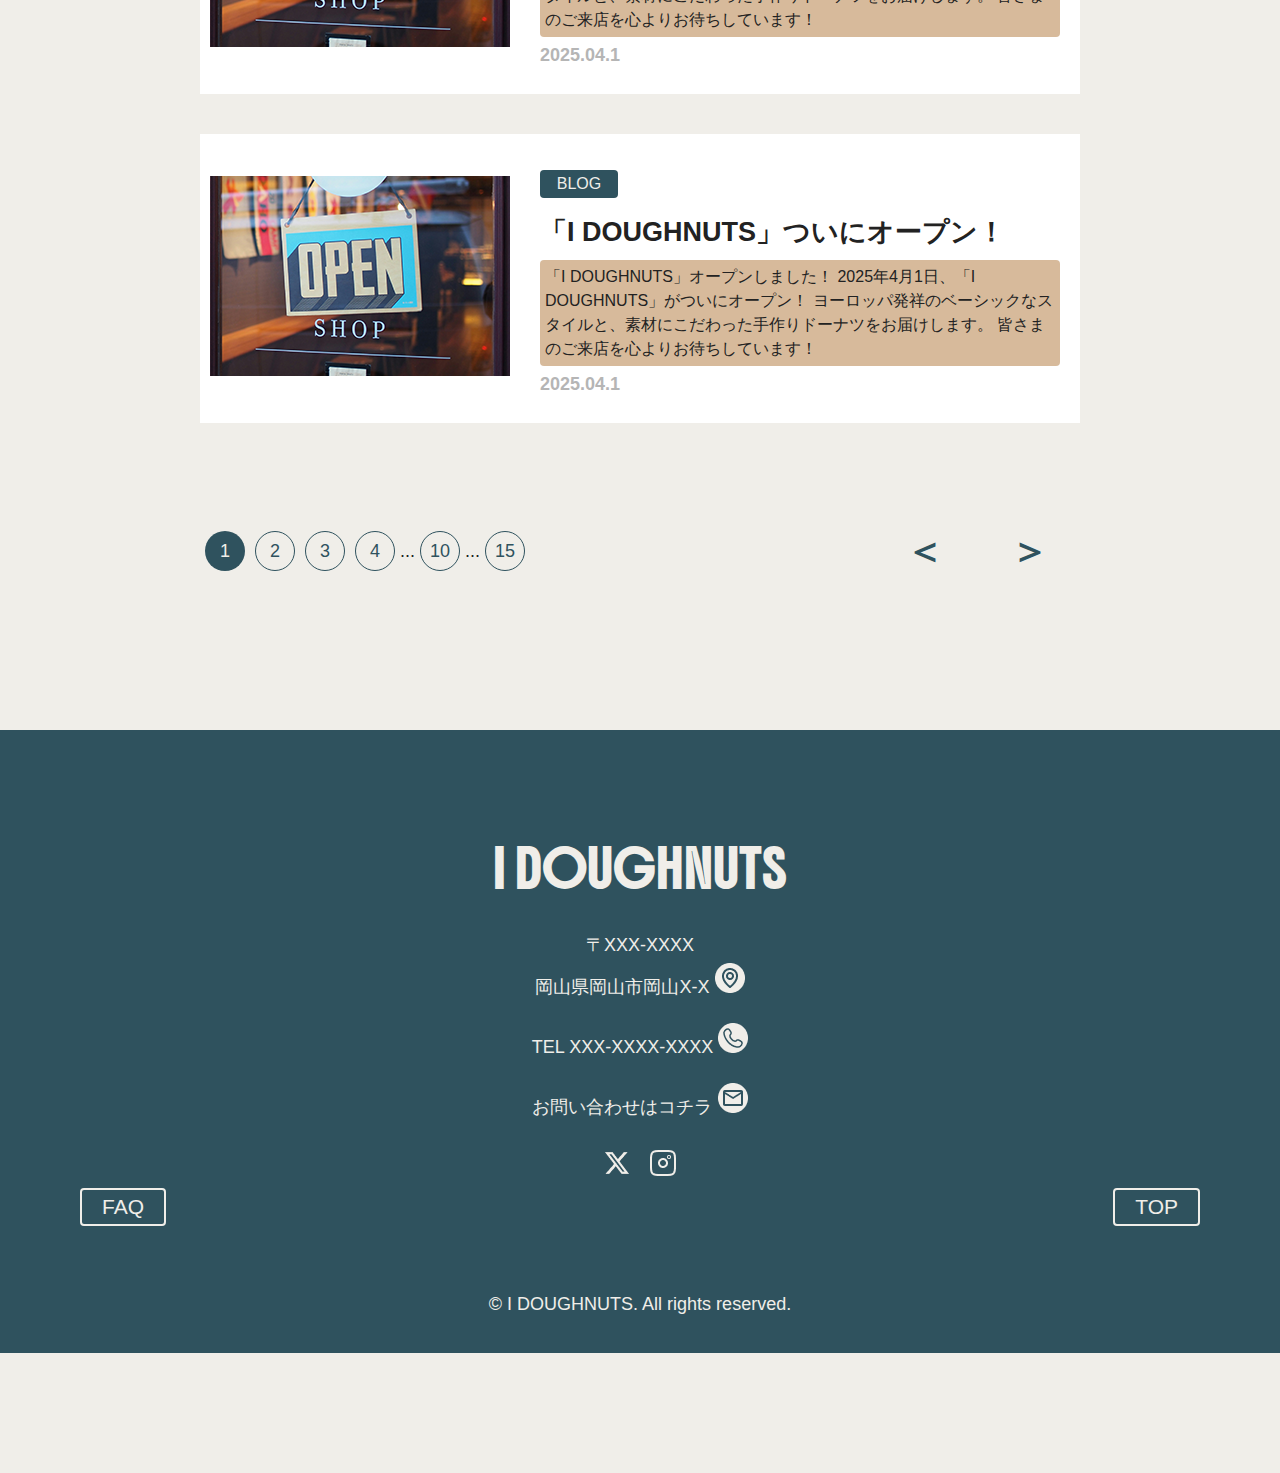
<file: I DOUGHNUTS/nwes&blog_blog.html>
<!DOCTYPE html>
<html lang="jp">
<head>
  <title>I DOUGHNUTS</title>
  <meta charset="UTF-8">
  <meta name="description" content="I DOUGHNUTSは、ドーナツで広がる幸せなひとときをお届けするカフェです。">
  <meta name="viewport" content="width=device-width, initial-scale=1.0">
  <link rel="stylesheet" href="css/style.css">
  <link rel="preconnect" href="https://fonts.googleapis.com">
  <link rel="preconnect" href="https://fonts.gstatic.com" crossorigin>
  <link href="https://fonts.googleapis.com/css2?family=Boldonse&display=swap" rel="stylesheet">
</head>
  <body id="top">

    <!-- header -->
    <header>
      <div class="header-inner">

        <h1 class="shop-name">
          <a href="index.html">I DOUGHNUTS</a>
        </h1>

        <!-- navigation -->
         <nav>
          <ul class="navi">
            <li><a href="menu.html" class="navi-menu">MENU</a></li>
            <li><a href="about.html" class="navi-about">ABOUT</a></li>
            <li><a href="access.html" class="navi-access">ACCESS</a></li>
            <li><a href="contact.html" class="navi-contact">CONTACT</a></li>
            <li><a href="nwes&blog.html" class="navi-news&blog">NEWS&BLOG</a></li>
          </ul>
         </nav>
      </div>
    </header>

    <!-- main -->
     <main>
      <article>

        <!-- main visual -->
         <section id="subpage">
          <div class="subpage-main">
            <ul class="p-dreadcrumbs">
              <li>
                <a href="index.html">
                  <span>TOP</span>
                </a>
              </li>
              <li>
                <span>NEWS&BLOG</span>
              </li>
            </ul>
            <h1 class="page-title-main">NEWS&BLOG</h1>
          </div>
         </section>

         <!-- news&blog -->
          <section id="news-blog">
            <h2 class="title">What’s New</h2>
            <div class="whatsnew-nav">
              <a href="nwes&blog.html" class="newslink">NEWS</a>
              <p class="separator">|</p> 
              <a href="nwes&blog_blog.html" class="newslink">BLOG</a>
            </div>
            <article class="whatsnew-box">
              <a href="news&blog_detail_blog.html">
                <div class="whatsnew-img">
                  <img src="images/open.png" alt="open img">
                </div>
                <div class="whatsnew-inner">
                  <p class="whatsnew-cat">BLOG</p>
                  <h2 class="whatsnew-title">「I DOUGHNUTS」ついにオープン！</h2>
                  <p class="description">
                    「I DOUGHNUTS」オープンしました！
                    2025年4月1日、「I DOUGHNUTS」がついにオープン！
                    ヨーロッパ発祥のベーシックなスタイルと、素材にこだわった手作りドーナツをお届けします。
                    皆さまのご来店を心よりお待ちしています！
                  </p>
                  <p class="lead">2025.04.1</p>
                </div>
              </a>
            </article>
            <article class="whatsnew-box">
              <a href="news&blog_detail_blog.html">
                <div class="whatsnew-img">
                  <img src="images/open.png" alt="open img">
                </div>
                <div class="whatsnew-inner">
                  <p class="whatsnew-cat">BLOG</p>
                  <h2 class="whatsnew-title">「I DOUGHNUTS」ついにオープン！</h2>
                  <p class="description">
                    「I DOUGHNUTS」オープンしました！
                    2025年4月1日、「I DOUGHNUTS」がついにオープン！
                    ヨーロッパ発祥のベーシックなスタイルと、素材にこだわった手作りドーナツをお届けします。
                    皆さまのご来店を心よりお待ちしています！
                  </p>
                  <p class="lead">2025.04.1</p>
                </div>
              </a>
            </article>
            <article class="whatsnew-box">
              <a href="news&blog_detail_blog.html">
                <div class="whatsnew-img">
                  <img src="images/open.png" alt="open img">
                </div>
                <div class="whatsnew-inner">
                  <p class="whatsnew-cat">BLOG</p>
                  <h2 class="whatsnew-title">「I DOUGHNUTS」ついにオープン！</h2>
                  <p class="description">
                    「I DOUGHNUTS」オープンしました！
                    2025年4月1日、「I DOUGHNUTS」がついにオープン！
                    ヨーロッパ発祥のベーシックなスタイルと、素材にこだわった手作りドーナツをお届けします。
                    皆さまのご来店を心よりお待ちしています！
                  </p>
                  <p class="lead">2025.04.1</p>
                </div>
              </a>
            </article>
            <article class="whatsnew-box">
              <a href="news&blog_detail_blog.html">
                <div class="whatsnew-img">
                  <img src="images/open.png" alt="open img">
                </div>
                <div class="whatsnew-inner">
                  <p class="whatsnew-cat">BLOG</p>
                  <h2 class="whatsnew-title">「I DOUGHNUTS」ついにオープン！</h2>
                  <p class="description">
                    「I DOUGHNUTS」オープンしました！
                    2025年4月1日、「I DOUGHNUTS」がついにオープン！
                    ヨーロッパ発祥のベーシックなスタイルと、素材にこだわった手作りドーナツをお届けします。
                    皆さまのご来店を心よりお待ちしています！
                  </p>
                  <p class="lead">2025.04.1</p>
                </div>
              </a>
            </article>
            <div class="pagination-box">
              <div class="pagination-inner">
                <a href="" class="page-num-active">1</a>
                <a href="" class="page-num">2</a>
                <a href="" class="page-num">3</a>
                <a href="" class="page-num">4</a>
                <p class="ellipsis">...</p>
                <a href="" class="page-num">10</a>
                <p class="ellipsis">...</p>
                <a href="" class="page-num">15</a>
              </div>
              <div class="pagination-symbol">
                <a href="" class="page-prev">＜</a>
                <a href="" class="page-next">＞</a>
              </div>
            </div>
          </section>
         
             <!-- footer -->
   <footer>
    <div class="footer-body">
      <div class="footer-shop-name">
        <h1 class="shop-name">
          <a href="index.html">I DOUGHNUTS</a>
        </h1>
      </div>
      <div class="fotter-inner">
        <div class="fotter-addr">
          <p class="description">
            <a href="#">
              <span>〒XXX-XXXX<br>岡山県岡山市岡山X-X</span>
              <span><img src="images/map.png" alt="mapのicon"></span>
            </a>
          </p>
        </div>
        <div class="footer-tel">
          <p class="description">
            <a href="">
              <span>TEL XXX-XXXX-XXXX</span>
              <span><img src="images/tel.png" alt="phoneのicon"></span>
            </a>
          </p>
        </div>
        <div class="footer-mail">
          <p class="description">
            <a href="">
              <span>お問い合わせはコチラ</span>
              <span><img src="images/mail.png" alt="mailのicon"></span>
            </a>
          </p>
        </div>
        <div class="sns-btn">
          <a href="https://x.com/"><img src="images/x.png" alt="Xのリンク"></a>
          <a href="https://www.instagram.com/"><img src="images/insta.png" alt="instaのリンク"></a>
        </div>
      </div>
    </div>

    <div class="faq-btn-box">
      <a href="contact.html" class="faq-btn"><span>FAQ</span></a>
      <a href="#top" class="top-btn"><span>TOP</span></a>
    </div>
    
    <p class="copy">&copy; I DOUGHNUTS. All rights reserved.</p>

  </footer>

</body>
</html>
</file>
<file: I DOUGHNUTS/css/style.css>
* {
  box-sizing: border-box;
}

body {
  font-family: Arial, Helvetica, sans-serif;
  font-size: 18px;
  margin: 0;
  padding: 0;
  background-color: #F0EEE9;
  color: #222;
}

/*--------------- ページ内リンク調整　 ---------------*/
section::before {
  content: '';
  display: block;
  padding-top: 120px;
  margin-top: -120px;
}

section h2::before {
  content: '';
  display: block;
  padding-top: 120px;
  margin-top: -120px;
}
/*--------------- page-title 汎用h1--------------- */
.page-title-main {
  font-family: "Boldonse", system-ui;
  font-weight: 400;
  font-style: normal;
  font-size: 2.5rem;
  color: #2F525E;
}
/* diff color */
.page-title-2nd {
  font-family: "Boldonse", system-ui;
  font-weight: 400;
  font-style: normal;
  font-size: 2.5rem;
  color: #F0EEE9;
}

/*--------------- shop-name 汎用h1---------------*/
.shop-name {
  font-family: "Boldonse", system-ui;
  font-weight: 400;
  font-style: normal;
}

/*--------------- 各section 汎用title ---------------*/
.title {
  display: inline-block;
  font-family: "Boldonse", system-ui;
  padding: 0.5rem 0rem;
  border-bottom: 3px solid #2F525E;
  margin: 0 auto;
  color: #2F525E;
}

/*--------------- 各section 汎用text ---------------*/
.lead {
  font-size: 21px;
  font-weight: bold;
  line-height: 1.5;
}

.description {
  line-height: 2;
}

/*--------------- パンくずリスト汎用 ---------------*/
.p-dreadcrumbs {
  position: absolute;
  top: 7rem;
  left: 2rem;
  display: flex;
  gap: 0 1.5rem;
  max-width: 130rem;
  box-sizing: border-box;
  margin: 0 auto;
  z-index: 2;
  text-decoration: none;
  list-style-type: none;
}

.p-dreadcrumbs a {
  color: #999;
  text-decoration: none;
}

.p-dreadcrumbs li:not(:last-child):after {
  display: inline-block;
  content: "";
  width: .7rem;
  height: .7rem;
  border-top: 1px solid currentColor;
  border-right: 1px solid currentColor;
  box-sizing: border-box;
  rotate: 45deg;
  margin-left: 1rem;
}

/* diff-color */
.p-dreadcrumbs-2nd {
  position: absolute;
  top: 7rem;
  left: 2rem;
  display: flex;
  gap: 0 1.5rem;
  max-width: 130rem;
  box-sizing: border-box;
  margin: 0 auto;
  z-index: 2;
  text-decoration: none;
  list-style-type: none;
}

.p-dreadcrumbs-2nd a {
  color: #999;
  text-decoration: none;
}

.p-dreadcrumbs-2nd a:hover {
  color: #F0EEE9;
}

.p-dreadcrumbs-2nd li:not(:last-child):after {
  display: inline-block;
  content: "";
  width: .7rem;
  height: .7rem;
  border-top: 1px solid #F0EEE9;
  border-right: 1px solid #F0EEE9;
  box-sizing: border-box;
  rotate: 45deg;
  margin-left: 1rem;
}

#subpage .subpage-main-c_var a:hover {
  color: #222;
}

.subpage-main-c_var li:last-child {
  color: #F0EEE9;
}

/*--------------- header ---------------*/
header {
  position: fixed;
  top: 0;
  left: 0;
  width: 100%;
  background-color: #2F525E;
  z-index: 100;
}

.header-inner h1 {
  padding-left: 40px;
  margin: 0 0 0 20px;
}

.header-inner {
  display: flex;
  flex-wrap: wrap;
  justify-content: space-between;
  align-items: center;
  margin: 5px auto;
}

.header-inner a {
  text-decoration: none;
  color: #F0EEE9; 
}

/*--------------- navigation ---------------*/
.navi {
  font-family: "Boldonse", system-ui;
  font-size: small;
  letter-spacing: 0.1em;
  display: flex;
  padding-right: 40px;
}

nav li {
  margin: 0 20px;
  list-style: none;
}

/*--------------- main visual ---------------*/
.carousel img{
  margin: 0 auto;
  width: 100%;
}

/*--------------- concept ---------------*/
#concept {
  margin: 150px auto;
  text-align: center;
}

.concept-inner {
  text-align: center;
  max-width: 700px;
  margin: 20px auto;
  padding: 10px;
}

/*--------------- menu ---------------*/
.menu-inner {
  display: flex;
  justify-content: space-evenly;
  margin: 80px auto;
}

#menu {
  text-align: center;
  background-color: #D7BA9B;
  padding: 80px 0;
}

.label {
  display: flex;
  justify-content: space-between;
  font-size: 21px;
  font-weight: bold;
  padding: 20px 0;
}

.menu-name {
  text-align: left;
  margin: 0;
}

.price {
  text-align: right;
  margin: 0;
}

.menu-column {
  padding: 0 10px;
}

.menu-column img {
  border: 2px solid #222;
  border-radius: 4px;
}

/*------------------ 汎用 view more btn--------------- */
.more-btn a {
  position: relative;
  display: flex;
  justify-content: space-around;
  align-items: center;
  margin: 0 auto;
  max-width: 200px;
  padding: 10px 0px 10px 25px;
  font-family: "Noto Sans Japanese";
  line-height: 1.8;
  text-decoration: none;
  color: #2F525E;
  transition: 0.3s ease-in-out;
  font-weight: 500;
}

.more-btn a:before, .more-btn a:after {
  content: "";
  position: absolute;  
  display: block;
  top: 50%;
}

.more-btn a:before {
  width:  0.5rem;
  height:  0.5rem;
  left: 1.1rem;
  border-top: solid 2px #F0EEE9;
  border-right: solid 2px #F0EEE9;
  z-index: 2;
  transform: translateY(-50%) rotate(45deg);
  transition: all 0.3s;
}

.more-btn a:after {
  left: 0;
  background: #2F525E;
  z-index: 1;
  width: 3rem;
  height: 3rem;
  border-radius: 10rem;
  transform: translateY(-50%);
  transition: all 0.5s;
}

.more-btn a span {
  border-bottom: 2px solid #2F525E;
  position: relative;
  transition: all 0.3s;
  z-index: 3;
}

.more-btn a:hover span {
  color: #F0EEE9;
}

.more-btn a:hover:before {
  left: 2.5rem;
  border-top: solid 2px #F0EEE9;
  border-right: solid 2px #F0EEE9;
}

.more-btn a:hover:after {
  right: 0;
  width: 100%;
  background: #2F525E;
}

/* --------------- about ---------------*/
#about {
  display: flex;
  margin-top: 150px;
}

.about-inner {
  text-align: center;
  max-width: 550px;
  margin: 0 auto;
  padding: 0 20px;
}

.about-img {
  width: 100%;
}

.about-inner p {
  padding: 10px 0;
}

.about-inner .description {
  text-align: left;
}

/*--------------- news&blog ---------------*/
section a:hover {
  color: #2F525E;
}

dl a {
  color: #222;
  text-decoration: none;
}

.col-2 {
  grid-template-columns: repeat(2, 1fr);
  display: grid;
  grid-gap: 50px;
  margin: 150px;
}

.news-inner dt {
  padding: 10px 0;
  border-top: 1px solid #b5b5b5;
}

.news-inner dd {
  margin: auto;
  padding: 10px 0;
}

.news-inner dd:last-child {
  border-bottom: 1px solid #b5b5b5;
}

/*--------------- footter ---------------*/
footer {
  background-color: #2F525E;
  text-align: center;
  padding: 80px 80px 20px 80px;
} 

.footer-body a {
  text-decoration: none;
  color: #F0EEE9;
}

.copy {
  color: #F0EEE9;
  padding-top: 50px;
}

.faq-btn-box {
  display: flex;
  justify-content: space-between;
}

.faq-btn-box a {
  font-size: 21px;
  text-decoration: none;
  color: #F0EEE9;
  background-color: #2F525E;
  border: 2px solid #F0EEE9;
  padding: 5px 20px;
  border-radius: 4px;
}

.faq-btn-box a:hover {
  background-color: #F0EEE9;
  color: #2F525E;
  transition: 0.3s;
}

/*--------------------------------------------- 
-----------------menu.html用 ---------------
---------------------------------------------*/

/*--------------- menu main--------------- */
.subpage-main {
  padding: 200px 0 100px 0;
  text-align: center;
}

/* diff color */
.subpage-main-c_var {
  padding: 200px 0 100px 0;
  text-align: center;
  background-color: #2F525E;
}

.skip-btn {
  display: flex;
  justify-content: space-around;
  margin: 100px 150px 0;
}

/*---------------汎用arrow btn ↓ ---------------*/
.arrow-btn {
  text-decoration: none;
  color: #222;
  font-weight: bold;
  position: relative;
  display: inline-block;
  padding-left: 30px;
}

.arrow-btn:before {
  content: '';
  width: 22px;
  height: 22px;
  background: #2F525E;
  border-radius: 50%;
  position: absolute;
  top: 0;
  left: 0;
  bottom: 0;
  margin: auto;
}

.arrow-btn:after {
  content: '';
  width: 6px;
  height: 6px;
  border: 0;
  border-bottom: solid 2px #F0EEE9;
  border-right: solid 2px #F0EEE9;
  transform: rotate(45deg);
  position: absolute;
  top: 0;
  left: 6.5px;
  bottom: 0;
  margin: auto;
}

/* diff color */
.arrow-btn-2nd {
  text-decoration: none;
  color: #F0EEE9;
  font-weight: bold;
  position: relative;
  display: inline-block;
  padding-left: 30px;
}

.arrow-btn-2nd:before {
  content: '';
  width: 22px;
  height: 22px;
  background: #F0EEE9;
  border-radius: 50%;
  position: absolute;
  top: 0;
  left: 0;
  bottom: 0;
  margin: auto;
}

.arrow-btn-2nd:after {
  content: '';
  width: 6px;
  height: 6px;
  border: 0;
  border-bottom: solid 2px #2F525E;
  border-right: solid 2px #2F525E;
  transform: rotate(45deg);
  position: absolute;
  top: 0;
  left: 6.5px;
  bottom: 0;
  margin: auto;
}

/*---------------汎用arrow btn ← ---------------*/
.arrow-btn-back {
  text-decoration: none;
  color: #222;
  font-weight: bold;
  position: relative;
  display: inline-block;
  padding-left: 30px;
}

.arrow-btn-back:before {
  content: '';
  width: 22px;
  height: 22px;
  background: #2F525E;
  border-radius: 50%;
  position: absolute;
  left: 0;
  bottom: 0;
  margin: auto;
}

.arrow-btn-back:after {
  content: '';
  width: 6px;
  height: 6px;
  border: 0;
  border-bottom: solid 2px #F0EEE9;
  border-left: solid 2px #F0EEE9;
  transform: rotate(45deg);
  position: absolute;
  top: 3px;
  left: 7.5px;
  bottom: 0;
  margin: auto;
}

/*--------------- menu table ---------------*/
#menu-table {
  margin: auto 80px;
  padding-bottom: 150px;
}

.menu-title {
  border-bottom: 2px dotted #2F525E;
  margin: 80px 0;
  padding-bottom: 10px;
}

.menu-list {
  display: flex;
  padding: 0;
}

.menu-list li {
  list-style-type: none;
  width: 20%;
  text-align: center;
  background-color: #D7BA9B;
  border: 2px solid #222;
  border-radius: 4px;
  padding: 20px;
  margin: 5px;
  position: relative;
  padding-bottom: 100px;
}

.menu-list li a {
  color: #222;
  text-decoration: none;
}

.menu-list .more-btn a {
  color: #2F525E;
}

.item-name {
  font-weight: bold;
  height: 2rem;
}

.item-price {
  font-weight: bold;
}

.item-lead {
  text-align: left;
}

.more-btn-menu {
  text-align: center;
  background-color: #2F525E;
  box-shadow: 0 4px 0 #1b2c31;
  font-weight: bold;
  padding: 10px;
  border-radius: 20px;
  position: absolute;
  bottom: 40px;
  margin: 0 20px;
  left: 0;
  right: 0;
}

.more-btn-menu:hover {
  transform: translateY(4px);
  box-shadow: none;
}

.more-btn-menu span {
  color: #F0EEE9;
}

.img-box img {
  border-radius: 8px;
}

/*--------------------------------------------- 
-----------------menu_detail.html用 ---------------
---------------------------------------------*/

/*----------------- 商品詳細 -----------------*/
#menu-detail {
  margin: 0 150px;
}

.menu-detail-title {
  margin: 80px 0;
  padding-bottom: 10px;
  text-align: center;
  font-size: xx-large;
  border-bottom: 2px dotted #2F525E;
}

.menu-detail-box {
  display: flex;
  justify-content: space-evenly;
}

.menu-detail-inner {
  padding: 80px 0;
  max-width: 550px;
}

.price-detail {
  font-weight: bold;
  font-size: 21px;
}

/* 特定原材料 */
.material {
  font-weight: bold;
  margin-top: 50px;
  padding-top: 5px;
  border-top: 1px solid #222;
}

.material-list {
  display: flex;
  flex-wrap: wrap;
  padding: 0;
}

.material-list li {
  list-style-type: none;
  background: white;
  border: 1px solid #e1e1e1;
  border-radius: 5px;
  margin: 0 5px;
  padding: 3px;
  font-size: medium;
}

/* menu-band */
#menu-band-donut {
  background-color: #D7BA9B;
  margin-top: 150px;
}

#menu-band-drink {
  background-color: #D7BA9B;
  margin: 50px 0 150px 0;
}

.menu-carousel {
  display: flex;
  justify-content: space-around;
  text-align: center;
}

.menu-carousel a {
  color: #222;
  text-decoration: none;
  padding: 0 10px;
}

.menu-carousel p {
  color: #F0EEE9;
  background-color: #2F525E;
  border-radius: 50px;
}

.back-btn {
  text-align: center;
  padding: 20px 0;
}

/*--------------------------------------------- 
-----------------about.html用 ---------------
---------------------------------------------*/

/* greeting */
#greeting {
  margin: 90px auto;
  text-align: center;
}

.greeting-inner {
  text-align: center;
  max-width: 700px;
  margin: 20px auto;
  padding: 0 0 150px 0;
}

/* passion */
#our-passion {
  padding: 0 150px 50px;
  text-align: center;
  background-color: white
}

#our-passion h2 {
  margin-top: 50px;
}

.passion-box {
  display: flex;
  justify-content: space-evenly;
  background-color: #F0EEE9;
  text-align: left;
  margin: 50px auto;
  padding: 50px 0;
}

.passion-inner {
  max-width: 550px;
  padding: 0 20px;
}

.passion-img img {
  border: 1px solid #bbbbbb;
}

/* castomer voices */
#customer-voices {
  text-align: center;
  padding-bottom: 150px;
}

#customer-voices .title {
  margin: 40px;
}

.customer-box {
  display: flex;
  text-align: left;
  background-color: white;
  margin: 40px 250px;
  padding: 20px 0;
}

.customer-inner {
  max-width: 1100px;
  padding: 0 20px;
}

.customer-inner h2 {
  margin: 0 0 10px 0;
  border-bottom: 1px solid #222;
}

.customer-inner .lead {
  margin: 5px auto;
  font-size: 18px;
}

.customer-inner .description {
  margin: 0 auto;
  font-size: 16px;
  line-height: 1.5;
}

.customer-img img {
  border-radius: 50%;
  padding: 0 50px;
}

/*--------------------------------------------- 
-----------------access.html用 ---------------
---------------------------------------------*/

/*--------------- shop info ---------------*/
#shop-info {
  text-align: center
}

#shop-info h2 {
  margin: 100px 0;
}

.info-details-box {
  width: 550px;
  margin: 150px auto;
}

.info-details-box ul {
  padding: 0;
}

.info-details-box li {
  display: flex;
  align-items: center;
  background-color: white;
  border-radius: 4px;
  margin: 10px;
  padding: 0 10px;
}

.info-details-box .info-title {
  background-color: #2F525E;
  color: #F0EEE9;
  font-size: 1rem;
  padding: 5px 0;
  width: 78px;
  text-align: center;
  border-radius: 4px;
  margin: 0 25px 0 0;
}

.info-details-box .info-detail {
  font-weight: bold;
  text-align: left;
}

/*--------------------------------------------- 
-----------------contact.html用 ---------------
---------------------------------------------*/

/* FAQ */
#faq {
  text-align: center;
}

#faq h2 {
  margin: 100px 0 0 0;
}

.faq-box {
  border: 2px solid #2F525E;
  margin: 50px 200px;
  padding: 50px 150px;
}

.faq-inner {
  text-align: left;
  padding: 10px 0;
}

.faq-inner h3 {
  text-decoration: 2px underline wavy #2F525E;
  text-underline-offset: 7px;
}

.faq-inner p {
  border-bottom: 2px dashed #2F525E;
  padding: 20px 0;
}

/* Contact Form */
#contact-form {
  text-align: center;
}

#contact-form h2 {
  margin: 50px 0;
}

.form {
  background-color: white;
  margin: 0 500px;
  padding: 400px 0px;
}

/* SNS */
#sns {
  text-align: center;
}

#sns h2 {
  margin: 100px 0 50px 0;
}

.sns-link {
  margin-bottom: 150px;
}

.sns-link a {
  text-decoration: none;
  transition-property: opacity;
  transition-duration: 0.2s;
}

.sns-link a:hover {
  opacity: 0.5;
}

.sns-link img {
  border-radius: 50%;
  padding: 0 20px;
}

/*--------------------------------------------- 
-----------------news&blog.html用 ---------------
---------------------------------------------*/

/* What’s New */
#news-blog {
  text-align: center;
}

.whatsnew-nav {
  display: flex;
  justify-content: space-evenly;
  align-items: center;
  font-size: 40px;
  padding: 0 300px;
}

.whatsnew-nav p {
  color: #2F525E;
}

.whatsnew-nav a {
  text-decoration: none;
  color: #b5b5b5;
  font-weight: bold;
}

.whatsnew-nav a:hover {
  color: #2F525E;
}

/* What’s New 記事 */
#news-blog {
  text-align: center;
  padding-bottom: 150px;
}

#news-blog .title {
  margin: 40px;
}

.whatsnew-box a {
  display: flex;
  justify-content: space-evenly;
  text-align: left;
  background-color: white;
  margin: 40px 200px;
  padding: 20px 0;
  align-items: center;
  text-decoration: none;
}

.whatsnew-box a:hover {
  box-shadow: 0px 0px 15px 2px rgba(0, 0, 0, 0.2);
  transform: scale(0.985);
  transition: 0.3s;
}

.whatsnew-cat {
  background-color: #2F525E;
  color: #F0EEE9;
  font-size: 1rem;
  padding: 5px 0;
  width: 78px;
  text-align: center;
  border-radius: 4px;
}

.whatsnew-inner {
  max-width: 1100px;
  padding: 0 20px;
}

.whatsnew-inner h2 {
  margin: 0 0 10px 0;
  color: #222;
}

.whatsnew-inner .lead {
  margin: 5px auto;
  font-size: 18px;
  color: #b5b5b5;
}

.whatsnew-inner .description {
  background-color: #D7BA9B;
  color: #222;
  border-radius: 4px;
  padding: 5px;
  margin: 0 auto;
  font-size: 16px;
  line-height: 1.5;
}

.whatsnew-img img {
  padding: 0 10px;
  align-items: center;
}

/* pagination */
.pagination-box {
  display: flex;
  justify-content: space-between;
  margin: 100px 200px 0;
}

.pagination-box a {
  text-decoration: none;
}

.pagination-inner {
  display: flex;
  align-items: center;
}

.pagination-inner a {
  display: inline-flex;
  justify-content: center;
  align-items: center;
  width: 40px;
  height: 40px;
  border-radius: 50%;
  margin: 0 5px;
}

.pagination-inner a:hover {
  color: #F0EEE9;
  background-color: #2F525E;
}

.page-num-active {
  background-color: #2F525E;
  color: #F0EEE9;
}

.page-num {
  color: #2F525E;
  border: 1px solid #2F525E;
}

.pagination-symbol a {
  color: #2F525E;
  font-weight: bold;
  font-size: 40px;
  padding: 0 30px;
  transition-property: opacity;
  transition-duration: 0.2s;
}

.pagination-symbol a:hover {
  opacity: 0.5;
}

/*--------------------------------------------- 
-----------------news&blog_detail.html用 ---------------
---------------------------------------------*/

/* main */
.subpage-main-n-b-detail {
  padding: 100px;
}

.main-box {
  display: flex;
  justify-content: center;
}

.n-b-detail-body h2 {
  background-color: #D7BA9B;
  color: #222;
  font-size: 1.1rem;
  padding: 3px 8px;
  width: fit-content;
  text-align: center;
  border-radius: 20px;
  margin: 0 50px;
}

.n-b-detail-body h1 {
  font-family: "Boldonse", system-ui;
  background-color: #2F525E;
  box-shadow: 5px 5px 0 #1b2c31;
  color: #F0EEE9;
  font-size: 50px;
  font-weight: 400;
  margin: 50px;
  padding: 10px;
  width: fit-content;
  border-radius: 4px;
}

/* main text */
.n-b-detail-inner {
  color: #2F525E;
  max-width: 1100px;
  margin: 100px auto;
}

.n-b-detail-inner .lead {
  font-size: 24px;
}

.n-b-detail-inner .description {
  padding: 30px 0;
}

.n-b-detail-inner p:last-child {
  font-weight: bold;
}

/* content-bttm */
.content-bttm {
  display: flex;
  justify-content: space-around;
  align-items: center;
  margin: 150px;
}

.content-bttm a {
  text-decoration: none;
}

.prev-next a {
  color: #2F525E;
  font-size: 24px;
  font-weight: bold;
  padding: 0 20px;
  transition-property: opacity;
  transition-duration: 0.2s;
}

.prev-next a:hover {
  opacity: 0.5;
}

.share {
  display: flex;
  align-items: center;
  gap: 10px;
}

.share p {
  color: #2F525E;
  margin: 0 20px;
  font-size: 24px;
}

.share img {
  border-radius: 50%;
}

.share a {
  transition-property: opacity;
  transition-duration: 0.2s;
}

.share a:hover {
  opacity: 0.5;
}


/*--------------------------------------------- 
-----------------レスポンシブ ---------------
---------------------------------------------*/

/*--------------- 1100px以下 ---------------*/
@media screen and (max-width: 1100px) {
  /* .header-inner a {
    font-size: 80%;
  }

  #nav-pc {
    display: none;
  }

  #menu-sp {
    display: block;
    background-color: transparent;
    float: right;
    padding: 0;
    border: none;
  }

  #nav-sp {
    background-color: #2F525E;
    position: fixed;
    left: 0;
    top: 0;
    height: 100%;
    width: 100%;
    display: none;
    z-index: 100;
  }

  #close {
    position: absolute;
    top: 20px;
    right: 20px;
    background-color: transparent;
    border: none;
  }

  #nav-sp nav ul {
    padding-left: 0;
  } */


}
</file>
